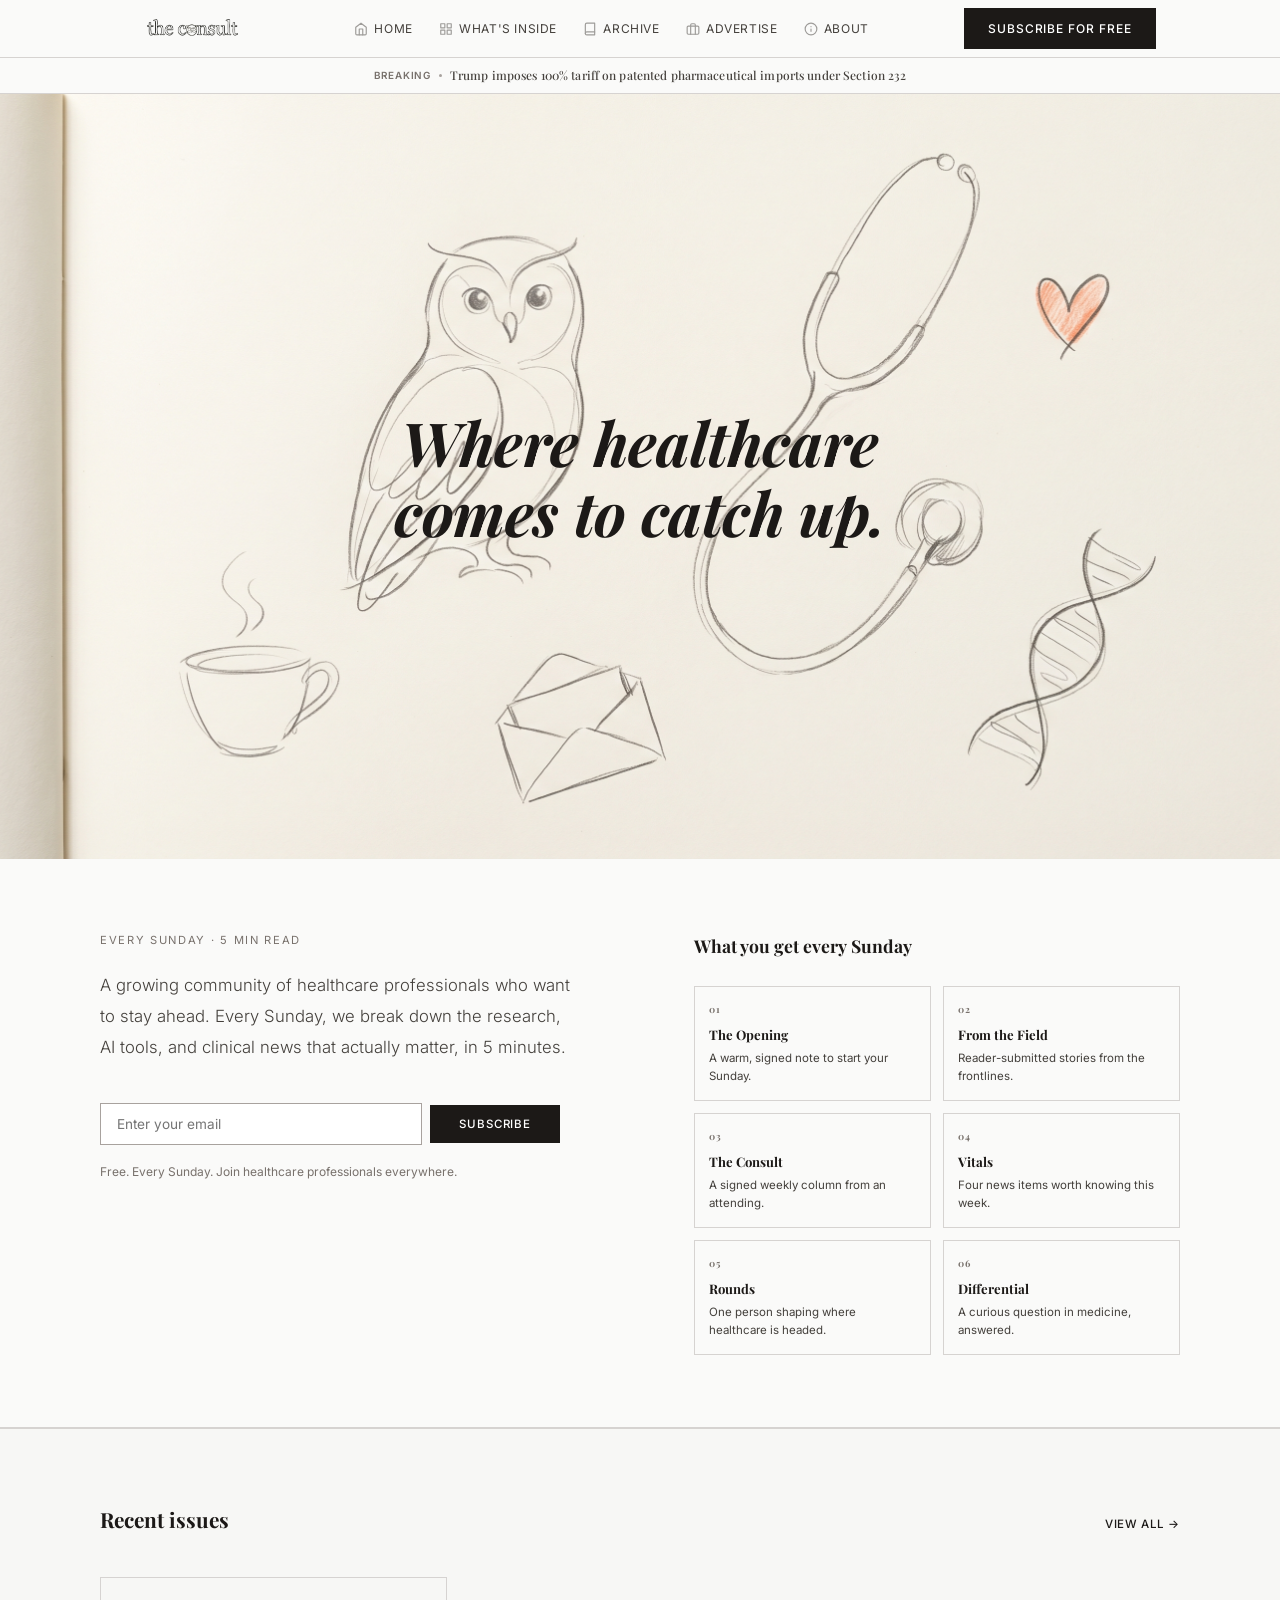
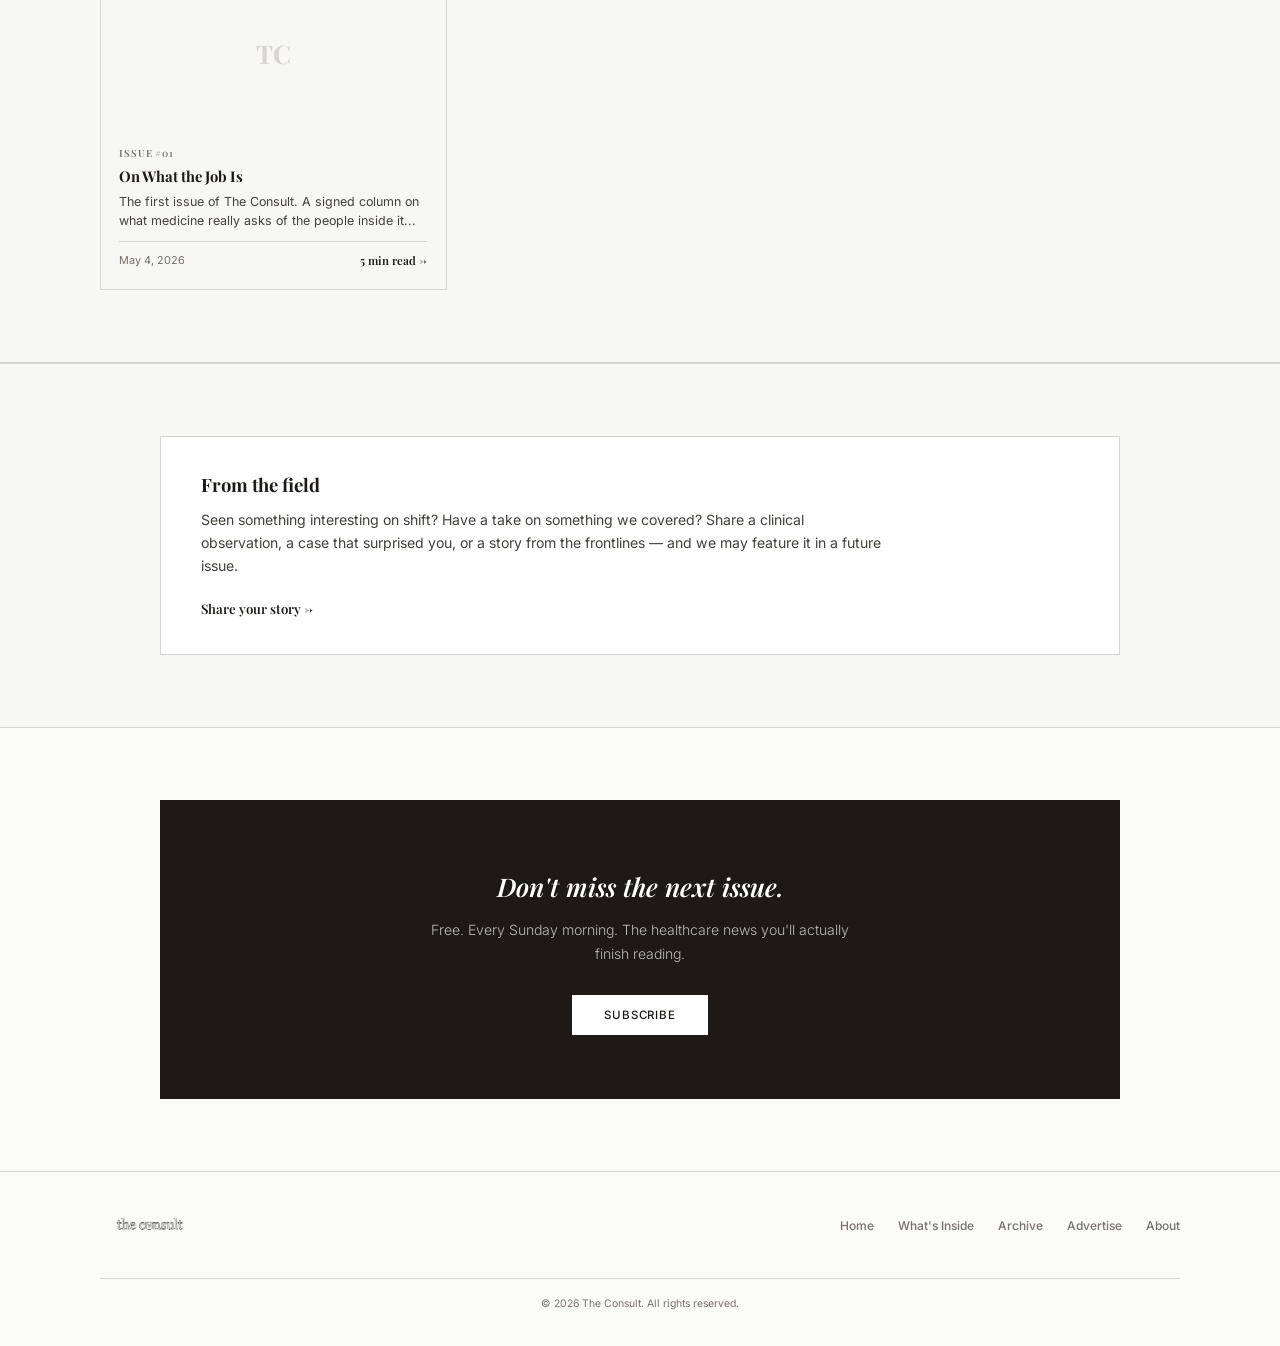
<file: index.html>
<!DOCTYPE html>
<html lang="en">
<head>
<meta charset="UTF-8">
<meta name="viewport" content="width=device-width, initial-scale=1.0">
<title>the consult.</title>
<meta name="description" content="A weekly healthcare newsletter. Emerging treatments, AI in healthcare, and paradigm-shifting research — every Sunday.">
<meta property="og:title" content="the consult. — Where healthcare comes to catch up.">
<meta property="og:description" content="A growing community of healthcare professionals. Every Sunday, we break down the research, AI tools, and clinical news that actually matter — in 5 minutes.">
<meta property="og:type" content="website">
<meta property="og:image" content="/owl-hero.png">
<meta name="twitter:card" content="summary_large_image">
<meta name="twitter:title" content="the consult. — Where healthcare comes to catch up.">
<meta name="twitter:description" content="A growing community of healthcare professionals. Every Sunday, we break down the research, AI tools, and clinical news that actually matter — in 5 minutes.">
<meta name="twitter:image" content="/owl-hero.png">
<link rel="icon" type="image/png" href="/favicon.png">
<link rel="apple-touch-icon" href="/favicon.png">
<link rel="preconnect" href="https://fonts.googleapis.com">
<link rel="preconnect" href="https://fonts.gstatic.com" crossorigin>
<link href="https://fonts.googleapis.com/css2?family=Playfair+Display:ital,wght@0,400;0,500;0,600;0,700;0,800;1,400&family=Inter:wght@300;400;500;600;700&display=swap" rel="stylesheet">
<link rel="stylesheet" href="/assets/shared.css">
</head>
<body>

<!-- NAV -->
<nav class="nav">
  <div class="nav-inner">
    <a class="nav-logo" href="/">
      <img src="/logo.png" alt="the consult." style="height:58px;width:auto;">
    </a>
    <div class="nav-center" id="nc">
      <a class="nav-link" href="/"><svg width="14" height="14" viewBox="0 0 24 24" fill="none" stroke="currentColor" stroke-width="2" stroke-linecap="round" stroke-linejoin="round"><path d="M3 9l9-7 9 7v11a2 2 0 01-2 2H5a2 2 0 01-2-2z"/><polyline points="9 22 9 12 15 12 15 22"/></svg> Home</a>
      <a class="nav-link" href="/inside"><svg width="14" height="14" viewBox="0 0 24 24" fill="none" stroke="currentColor" stroke-width="2" stroke-linecap="round" stroke-linejoin="round"><rect x="3" y="3" width="7" height="7"/><rect x="14" y="3" width="7" height="7"/><rect x="3" y="14" width="7" height="7"/><rect x="14" y="14" width="7" height="7"/></svg> What's Inside</a>
      <a class="nav-link" href="/archive"><svg width="14" height="14" viewBox="0 0 24 24" fill="none" stroke="currentColor" stroke-width="2" stroke-linecap="round" stroke-linejoin="round"><path d="M4 19.5A2.5 2.5 0 016.5 17H20"/><path d="M6.5 2H20v20H6.5A2.5 2.5 0 014 19.5v-15A2.5 2.5 0 016.5 2z"/></svg> Archive</a>
      <a class="nav-link" href="/advertise"><svg width="14" height="14" viewBox="0 0 24 24" fill="none" stroke="currentColor" stroke-width="2" stroke-linecap="round" stroke-linejoin="round"><rect x="2" y="7" width="20" height="14" rx="2" ry="2"/><path d="M16 21V5a2 2 0 00-2-2h-4a2 2 0 00-2 2v16"/></svg> Advertise</a>
      <a class="nav-link" href="/about"><svg width="14" height="14" viewBox="0 0 24 24" fill="none" stroke="currentColor" stroke-width="2" stroke-linecap="round" stroke-linejoin="round"><circle cx="12" cy="12" r="10"/><line x1="12" y1="16" x2="12" y2="12"/><line x1="12" y1="8" x2="12.01" y2="8"/></svg> About</a>
    </div>
    <div class="nav-right" id="nr">
      <a class="btn-sub" href="/#subscribe">Subscribe For Free</a>
    </div>
    <button class="nav-toggle" onclick="toggleM()" aria-label="Menu"><span></span><span></span><span></span></button>
  </div>
</nav>
<div class="headline-bar">
  <div class="headline-bar-inner" id="headlineRotator"></div>
</div>

<!-- HERO -->
<section class="hero">
  <div class="hero-inner">
    <h1>Where healthcare comes to catch up.</h1>
  </div>
</section>

<!-- SUBSCRIBE + WHAT'S INSIDE -->
<section class="subscribe-hero" id="subscribe">
  <div class="subscribe-hero-inner">
    <div class="subscribe-left">
      <div class="subscribe-hero-label">Every Sunday &middot; 5 min read</div>
      <p class="subscribe-hero-sub">A growing community of healthcare professionals who want to stay ahead. Every Sunday, we break down the research, AI tools, and clinical news that actually matter, in 5 minutes.</p>
      <form id="subscribeForm" style="display:flex;gap:0.5rem;flex-wrap:wrap;align-items:center;max-width:460px;">
        <label for="sub-email" class="sr-only">Email address</label>
        <input type="email" id="sub-email" placeholder="Enter your email" required aria-label="Email address"
          style="flex:1;min-width:200px;padding:0.75rem 1rem;border:1px solid var(--border-dark);border-radius:0;
          font-family:var(--font);font-size:0.85rem;color:var(--black);background:var(--white);
          outline:none;transition:border-color 0.2s;">
        <button type="submit" id="sub-btn"
          style="font-family:var(--font);font-size:0.72rem;font-weight:500;
          letter-spacing:0.08em;text-transform:uppercase;
          color:var(--white);background:var(--black);padding:0.78rem 1.8rem;border-radius:0;
          border:none;cursor:pointer;transition:background 0.2s;white-space:nowrap;">
          Subscribe
        </button>
      </form>
      <p id="sub-msg" style="font-size:0.75rem;color:var(--text-muted);margin-top:0.75rem;display:none;"></p>
      <span class="cta-note" style="display:block;margin-top:1rem;">Free. Every Sunday. Join healthcare professionals everywhere.</span>
    </div>
    <div class="subscribe-right">
      <h3>What you get every Sunday</h3>
      <div class="subscribe-right-grid">
        <div class="subscribe-right-card">
          <div class="card-num">01</div>
          <h4>The Opening</h4>
          <p>A warm, signed note to start your Sunday.</p>
        </div>
        <div class="subscribe-right-card">
          <div class="card-num">02</div>
          <h4>From the Field</h4>
          <p>Reader-submitted stories from the frontlines.</p>
        </div>
        <div class="subscribe-right-card">
          <div class="card-num">03</div>
          <h4>The Consult</h4>
          <p>A signed weekly column from an attending.</p>
        </div>
        <div class="subscribe-right-card">
          <div class="card-num">04</div>
          <h4>Vitals</h4>
          <p>Four news items worth knowing this week.</p>
        </div>
        <div class="subscribe-right-card">
          <div class="card-num">05</div>
          <h4>Rounds</h4>
          <p>One person shaping where healthcare is headed.</p>
        </div>
        <div class="subscribe-right-card">
          <div class="card-num">06</div>
          <h4>Differential</h4>
          <p>A curious question in medicine, answered.</p>
        </div>
      </div>
    </div>
  </div>
</section>

<!-- RECENT ISSUES -->
<section class="section" style="background:var(--bg-cool);border-top:1px solid var(--border);border-bottom:1px solid var(--border);">
  <div class="section-inner">
    <div class="section-hdr anim">
      <h2>Recent issues</h2>
      <a class="view-all" href="/archive">View all &rarr;</a>
    </div>
    <div class="posts-grid" id="issueGrid"></div>
    <div class="empty-state" id="issueEmpty">
      <h3>Issue #01 is on the way</h3>
      <p>The first edition of The Consult is in production. Subscribe above to be the first to read it.</p>
    </div>
  </div>
</section>

<!-- FROM THE FIELD -->
<section class="section story-section">
  <div class="section-inner">
    <div class="story-box anim">
      <h2>From the field</h2>
      <p>Seen something interesting on shift? Have a take on something we covered? Share a clinical observation, a case that surprised you, or a story from the frontlines — and we may feature it in a future issue.</p>
      <a class="story-cta" href="/submit">Share your story &rarr;</a>
    </div>
  </div>
</section>

<!-- CTA -->
<section class="cta-section">
  <div class="cta-box anim">
    <h2>Don't miss the next issue.</h2>
    <p>Free. Every Sunday morning. The healthcare news you'll actually finish reading.</p>
    <a class="btn-sub-light" href="/#subscribe">Subscribe</a>
  </div>
</section>

<!-- FOOTER -->
<footer class="footer">
  <div class="footer-inner">
    <div class="footer-brand">
      <img src="/logo.png" alt="the consult." style="height:42px;width:auto;">
    </div>
    <div class="footer-links">
      <a href="/">Home</a>
      <a href="/inside">What's Inside</a>
      <a href="/archive">Archive</a>
      <a href="/advertise">Advertise</a>
      <a href="/about">About</a>
    </div>
    <div class="footer-copy">&copy; 2026 The Consult. All rights reserved.</div>
  </div>
</footer>

<script>
function toggleM(){document.getElementById('nc').classList.toggle('open');document.getElementById('nr').classList.toggle('open');}

const DEFAULT_HEADLINES = [
  { category:'BREAKING', text:'FDA fast-tracks novel Alzheimer\'s antibody to priority review' },
  { category:'AI', text:'Ambient scribe adoption hits 40% across major health systems' },
  { category:'POLICY', text:'CMS finalizes 2026 telehealth permanent coverage rules' },
  { category:'RESEARCH', text:'GLP-1 agonists show neuroprotective signal in Phase II trial' },
  { category:'DEVICE', text:'Wearable ECG gains FDA clearance for AFib history feature' },
];
function renderHeadlines(headlines) {
  const container = document.getElementById('headlineRotator');
  if (!container) return;
  container.innerHTML = headlines.map((h, i) =>
    `<div class="headline-slide${i === 0 ? ' active' : ''}">
      <span class="headline-cat">${h.category}</span>
      <span class="headline-sep"></span>
      <span class="headline-text">${h.text}</span>
    </div>`
  ).join('');
  let current = 0;
  const slides = container.querySelectorAll('.headline-slide');
  if (slides.length <= 1) return;
  setInterval(() => {
    slides[current].classList.remove('active');
    current = (current + 1) % slides.length;
    slides[current].classList.add('active');
  }, 5000);
}
fetch('/ticker.json').then(r => r.ok ? r.json() : Promise.reject()).then(data => renderHeadlines(data.headlines || DEFAULT_HEADLINES)).catch(() => renderHeadlines(DEFAULT_HEADLINES));

/* Subscribe form */
const subForm = document.getElementById('subscribeForm');
if (subForm) {
  subForm.addEventListener('submit', async function(e) {
    e.preventDefault();
    const email = document.getElementById('sub-email').value;
    const btn = document.getElementById('sub-btn');
    const msg = document.getElementById('sub-msg');
    btn.textContent = 'Subscribing...';
    btn.style.opacity = '0.7';
    btn.disabled = true;
    try {
      const res = await fetch('https://subscribe-forms.beehiiv.com/api/v1/subscriptions/49dd483c-4326-42ec-bdb3-123c59228db2', {
        method: 'POST',
        headers: { 'Content-Type': 'application/json' },
        body: JSON.stringify({ email: email }),
      });
      if (res.ok || res.status === 201 || res.status === 200) {
        btn.textContent = "You're in \u2713";
        btn.style.background = '#059669';
        msg.textContent = 'Check your inbox \u2014 your first issue arrives Sunday.';
        msg.style.color = 'var(--accent-dark)';
        msg.style.display = 'block';
        subForm.querySelector('input').value = '';
      } else {
        throw new Error('Subscribe failed');
      }
    } catch (err) {
      btn.textContent = 'Subscribe';
      btn.style.opacity = '1';
      btn.disabled = false;
      msg.textContent = 'Something went wrong \u2014 try again or visit read.theconsult.info';
      msg.style.color = '#E03C31';
      msg.style.display = 'block';
    }
  });
}

/* Recent issues */
async function loadIssues() {
  try {
    const res = await fetch('/issues.json');
    const issues = await res.json();
    if (!issues.length) return;
    const grid = document.getElementById('issueGrid');
    const empty = document.getElementById('issueEmpty');
    if (empty) empty.style.display = 'none';
    grid.innerHTML = issues.slice(0, 6).map(issue => {
      const num = String(issue.number).padStart(2, '0');
      const date = new Date(issue.date).toLocaleDateString('en-US', { month:'short', day:'numeric', year:'numeric' });
      return `<a href="/issues/${issue.slug}" class="post-card anim" style="text-decoration:none;color:inherit;">
        <div class="post-card-img"><span class="placeholder-icon">TC</span></div>
        <div class="post-card-body">
          <div class="post-card-tag">Issue #${num}</div>
          <h3>${issue.title}</h3>
          <p>${issue.excerpt.length > 100 ? issue.excerpt.slice(0,100) + '...' : issue.excerpt}</p>
          <div class="post-card-meta"><span>${date}</span><span class="read-link">5 min read \u2192</span></div>
        </div></a>`;
    }).join('');
    initA();
  } catch(e) { console.log('Issues not loaded:', e.message); }
}
function initA(){
  const o=new IntersectionObserver(e=>{e.forEach(x=>{if(x.isIntersecting)x.target.classList.add('vis');});},{threshold:0.1,rootMargin:'0px 0px -30px 0px'});
  document.querySelectorAll('.anim').forEach(el=>o.observe(el));
}
loadIssues();

(function initAnimations(){
  const o=new IntersectionObserver(e=>{e.forEach(x=>{if(x.isIntersecting)x.target.classList.add('vis');});},{threshold:0.1,rootMargin:'0px 0px -30px 0px'});
  document.querySelectorAll('.anim').forEach(el=>o.observe(el));
})();
</script>
</body>
</html>
</file>
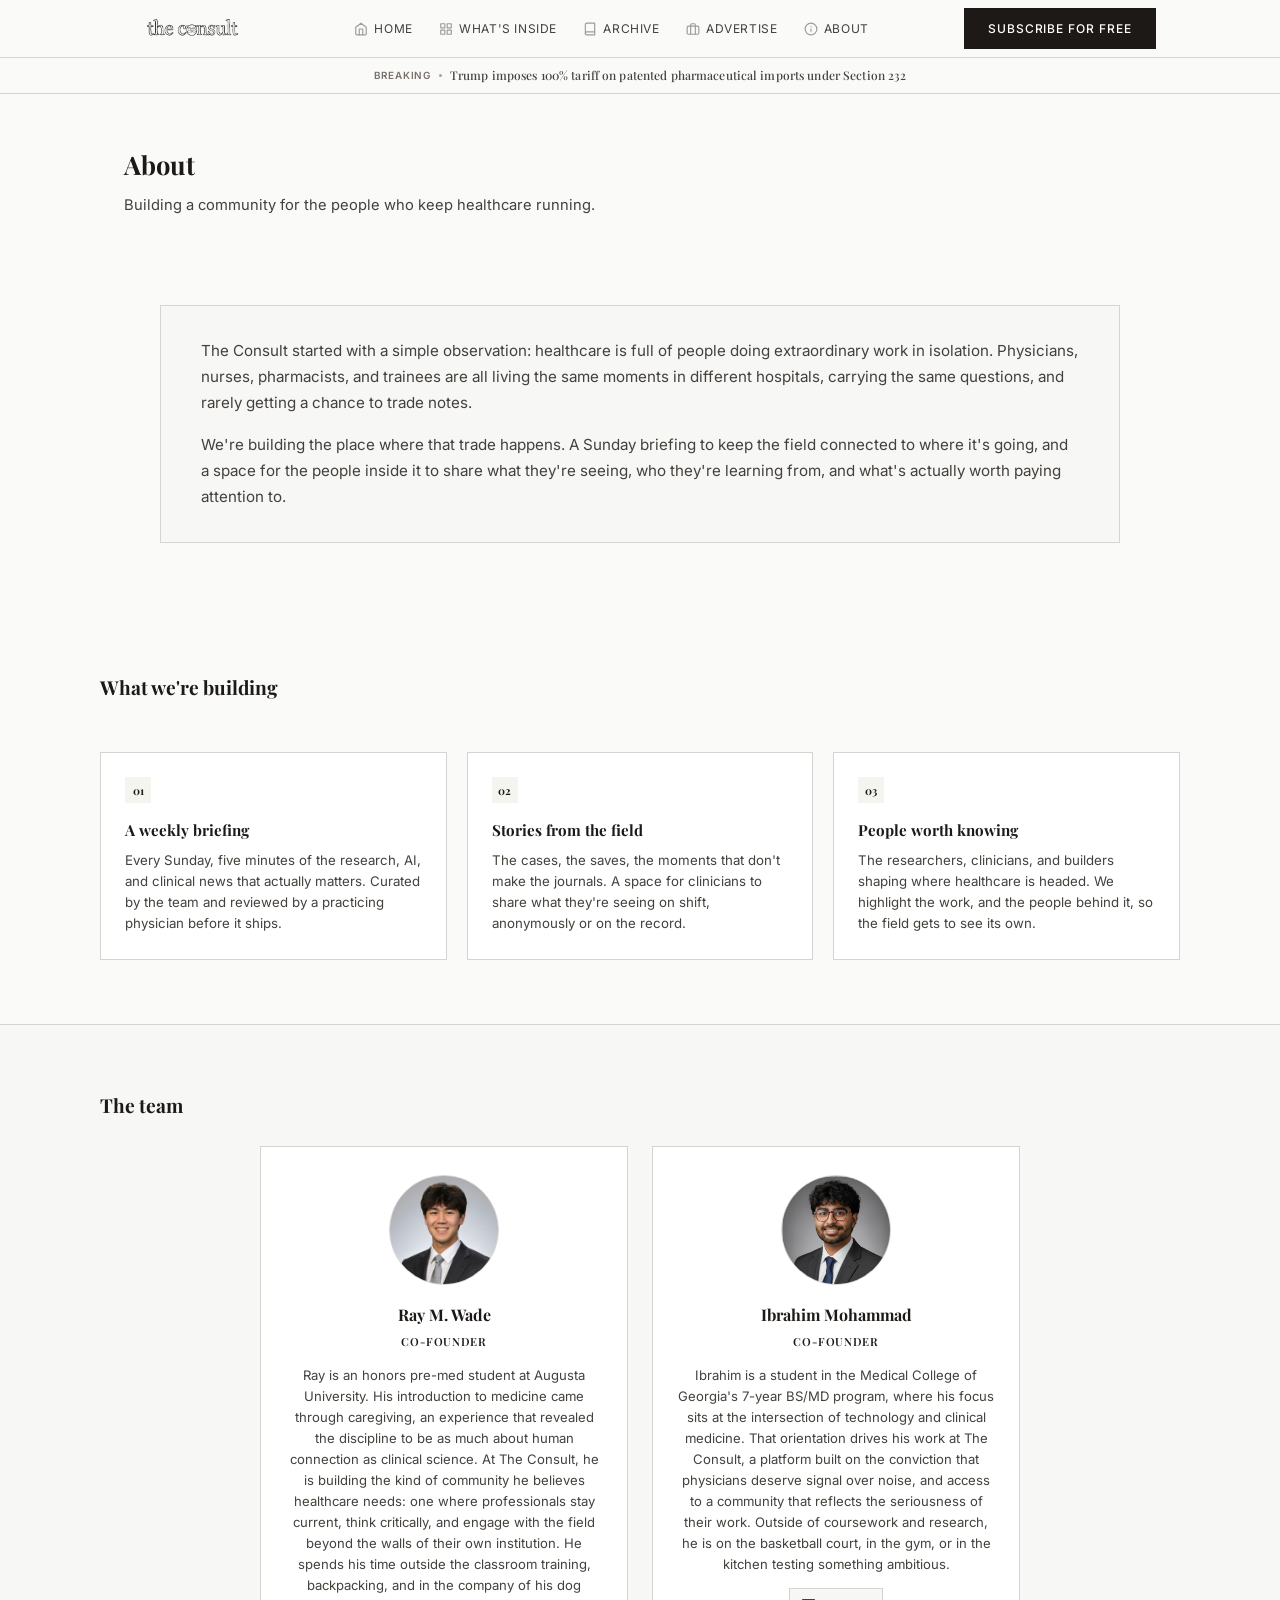
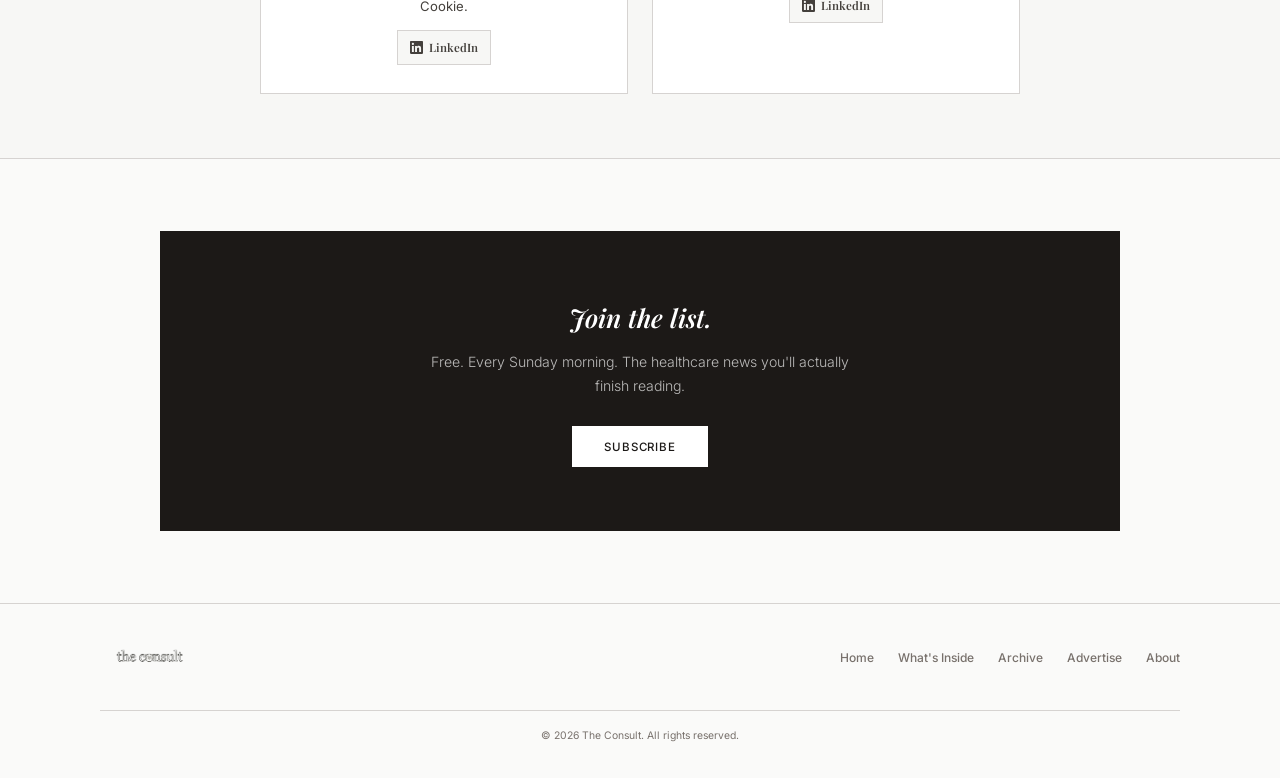
<file: about.html>
<!DOCTYPE html>
<html lang="en">
<head>
<meta charset="UTF-8">
<meta name="viewport" content="width=device-width, initial-scale=1.0">
<title>About — the consult.</title>
<meta name="description" content="Building a community for the people who keep healthcare running. Meet the team behind The Consult.">
<link rel="icon" type="image/png" href="/favicon.png">
<link rel="apple-touch-icon" href="/favicon.png">
<link rel="preconnect" href="https://fonts.googleapis.com">
<link rel="preconnect" href="https://fonts.gstatic.com" crossorigin>
<link href="https://fonts.googleapis.com/css2?family=Playfair+Display:ital,wght@0,400;0,500;0,600;0,700;0,800;1,400&family=Inter:wght@300;400;500;600;700&display=swap" rel="stylesheet">
<link rel="stylesheet" href="/assets/shared.css">
</head>
<body>

<!-- NAV -->
<nav class="nav">
  <div class="nav-inner">
    <a class="nav-logo" href="/">
      <img src="/logo.png" alt="the consult." style="height:58px;width:auto;">
    </a>
    <div class="nav-center" id="nc">
      <a class="nav-link" href="/"><svg width="14" height="14" viewBox="0 0 24 24" fill="none" stroke="currentColor" stroke-width="2" stroke-linecap="round" stroke-linejoin="round"><path d="M3 9l9-7 9 7v11a2 2 0 01-2 2H5a2 2 0 01-2-2z"/><polyline points="9 22 9 12 15 12 15 22"/></svg> Home</a>
      <a class="nav-link" href="/inside"><svg width="14" height="14" viewBox="0 0 24 24" fill="none" stroke="currentColor" stroke-width="2" stroke-linecap="round" stroke-linejoin="round"><rect x="3" y="3" width="7" height="7"/><rect x="14" y="3" width="7" height="7"/><rect x="3" y="14" width="7" height="7"/><rect x="14" y="14" width="7" height="7"/></svg> What's Inside</a>
      <a class="nav-link" href="/archive"><svg width="14" height="14" viewBox="0 0 24 24" fill="none" stroke="currentColor" stroke-width="2" stroke-linecap="round" stroke-linejoin="round"><path d="M4 19.5A2.5 2.5 0 016.5 17H20"/><path d="M6.5 2H20v20H6.5A2.5 2.5 0 014 19.5v-15A2.5 2.5 0 016.5 2z"/></svg> Archive</a>
      <a class="nav-link" href="/advertise"><svg width="14" height="14" viewBox="0 0 24 24" fill="none" stroke="currentColor" stroke-width="2" stroke-linecap="round" stroke-linejoin="round"><rect x="2" y="7" width="20" height="14" rx="2" ry="2"/><path d="M16 21V5a2 2 0 00-2-2h-4a2 2 0 00-2 2v16"/></svg> Advertise</a>
      <a class="nav-link" href="/about"><svg width="14" height="14" viewBox="0 0 24 24" fill="none" stroke="currentColor" stroke-width="2" stroke-linecap="round" stroke-linejoin="round"><circle cx="12" cy="12" r="10"/><line x1="12" y1="16" x2="12" y2="12"/><line x1="12" y1="8" x2="12.01" y2="8"/></svg> About</a>
    </div>
    <div class="nav-right" id="nr">
      <a class="btn-sub" href="/#subscribe">Subscribe For Free</a>
    </div>
    <button class="nav-toggle" onclick="toggleM()" aria-label="Menu"><span></span><span></span><span></span></button>
  </div>
</nav>
<div class="headline-bar">
  <div class="headline-bar-inner" id="headlineRotator"></div>
</div>

<!-- ABOUT HEADER -->
<div class="about-header">
  <h1>About</h1>
  <p>Building a community for the people who keep healthcare running.</p>
</div>

<!-- MISSION -->
<section class="about-section">
  <div class="about-section-inner">
    <div class="mission-box anim">
      <p>The Consult started with a simple observation: healthcare is full of people doing extraordinary work in isolation. Physicians, nurses, pharmacists, and trainees are all living the same moments in different hospitals, carrying the same questions, and rarely getting a chance to trade notes.</p>
      <p>We're building the place where that trade happens. A Sunday briefing to keep the field connected to where it's going, and a space for the people inside it to share what they're seeing, who they're learning from, and what's actually worth paying attention to.</p>
    </div>
  </div>
</section>

<!-- PILLARS -->
<section class="about-section">
  <div class="about-section-inner">
    <div class="section-hdr anim" style="margin-bottom:1.5rem;"><h2>What we're building</h2></div>
    <div class="pillars-grid">
      <div class="pillar-card anim">
        <div class="pillar-num">01</div>
        <h3>A weekly briefing</h3>
        <p>Every Sunday, five minutes of the research, AI, and clinical news that actually matters. Curated by the team and reviewed by a practicing physician before it ships.</p>
      </div>
      <div class="pillar-card anim">
        <div class="pillar-num">02</div>
        <h3>Stories from the field</h3>
        <p>The cases, the saves, the moments that don't make the journals. A space for clinicians to share what they're seeing on shift, anonymously or on the record.</p>
      </div>
      <div class="pillar-card anim">
        <div class="pillar-num">03</div>
        <h3>People worth knowing</h3>
        <p>The researchers, clinicians, and builders shaping where healthcare is headed. We highlight the work, and the people behind it, so the field gets to see its own.</p>
      </div>
    </div>
  </div>
</section>

<!-- TEAM -->
<section class="about-section team-section">
  <div class="about-section-inner">
    <h2 class="anim">The team</h2>
    <div class="team-grid">
      <div class="team-card anim">
        <div class="team-photo">
          <img src="/ray.jpg" alt="Ray M. Wade">
        </div>
        <h3>Ray M. Wade</h3>
        <div class="team-role">Co-Founder</div>
        <p class="team-bio">Ray is an honors pre-med student at Augusta University. His introduction to medicine came through caregiving, an experience that revealed the discipline to be as much about human connection as clinical science. At The Consult, he is building the kind of community he believes healthcare needs: one where professionals stay current, think critically, and engage with the field beyond the walls of their own institution. He spends his time outside the classroom training, backpacking, and in the company of his dog Cookie.</p>
        <a class="team-social" href="https://www.linkedin.com/in/ray-wade-473125248/" target="_blank" rel="noopener">
          <svg width="13" height="13" viewBox="0 0 24 24" fill="currentColor"><path d="M20.447 20.452h-3.554v-5.569c0-1.328-.027-3.037-1.852-3.037-1.853 0-2.136 1.445-2.136 2.939v5.667H9.351V9h3.414v1.561h.046c.477-.9 1.637-1.85 3.37-1.85 3.601 0 4.267 2.37 4.267 5.455v6.286zM5.337 7.433a2.062 2.062 0 01-2.063-2.065 2.063 2.063 0 112.063 2.065zm1.782 13.019H3.555V9h3.564v11.452zM22.225 0H1.771C.792 0 0 .774 0 1.729v20.542C0 23.227.792 24 1.771 24h20.451C23.2 24 24 23.227 24 22.271V1.729C24 .774 23.2 0 22.222 0h.003z"/></svg>
          LinkedIn
        </a>
      </div>
      <div class="team-card anim">
        <div class="team-photo">
          <img src="/ibrahim.png" alt="Ibrahim Mohammad">
        </div>
        <h3>Ibrahim Mohammad</h3>
        <div class="team-role">Co-Founder</div>
        <p class="team-bio">Ibrahim is a student in the Medical College of Georgia's 7-year BS/MD program, where his focus sits at the intersection of technology and clinical medicine. That orientation drives his work at The Consult, a platform built on the conviction that physicians deserve signal over noise, and access to a community that reflects the seriousness of their work. Outside of coursework and research, he is on the basketball court, in the gym, or in the kitchen testing something ambitious.</p>
        <a class="team-social" href="https://www.linkedin.com/in/ibrahim-mohammad7862/" target="_blank" rel="noopener">
          <svg width="13" height="13" viewBox="0 0 24 24" fill="currentColor"><path d="M20.447 20.452h-3.554v-5.569c0-1.328-.027-3.037-1.852-3.037-1.853 0-2.136 1.445-2.136 2.939v5.667H9.351V9h3.414v1.561h.046c.477-.9 1.637-1.85 3.37-1.85 3.601 0 4.267 2.37 4.267 5.455v6.286zM5.337 7.433a2.062 2.062 0 01-2.063-2.065 2.063 2.063 0 112.063 2.065zm1.782 13.019H3.555V9h3.564v11.452zM22.225 0H1.771C.792 0 0 .774 0 1.729v20.542C0 23.227.792 24 1.771 24h20.451C23.2 24 24 23.227 24 22.271V1.729C24 .774 23.2 0 22.222 0h.003z"/></svg>
          LinkedIn
        </a>
      </div>
    </div>
  </div>
</section>

<!-- CTA -->
<section class="cta-section">
  <div class="cta-box anim">
    <h2>Join the list.</h2>
    <p>Free. Every Sunday morning. The healthcare news you'll actually finish reading.</p>
    <a class="btn-sub-light" href="/#subscribe">Subscribe</a>
  </div>
</section>

<!-- FOOTER -->
<footer class="footer">
  <div class="footer-inner">
    <div class="footer-brand">
      <img src="/logo.png" alt="the consult." style="height:42px;width:auto;">
    </div>
    <div class="footer-links">
      <a href="/">Home</a>
      <a href="/inside">What's Inside</a>
      <a href="/archive">Archive</a>
      <a href="/advertise">Advertise</a>
      <a href="/about">About</a>
    </div>
    <div class="footer-copy">&copy; 2026 The Consult. All rights reserved.</div>
  </div>
</footer>

<script>
function toggleM(){document.getElementById('nc').classList.toggle('open');document.getElementById('nr').classList.toggle('open');}

const DEFAULT_HEADLINES = [
  { category:'BREAKING', text:'FDA fast-tracks novel Alzheimer\'s antibody to priority review' },
  { category:'AI', text:'Ambient scribe adoption hits 40% across major health systems' },
  { category:'POLICY', text:'CMS finalizes 2026 telehealth permanent coverage rules' },
  { category:'RESEARCH', text:'GLP-1 agonists show neuroprotective signal in Phase II trial' },
  { category:'DEVICE', text:'Wearable ECG gains FDA clearance for AFib history feature' },
];
function renderHeadlines(headlines) {
  const container = document.getElementById('headlineRotator');
  if (!container) return;
  container.innerHTML = headlines.map((h, i) =>
    `<div class="headline-slide${i === 0 ? ' active' : ''}">
      <span class="headline-cat">${h.category}</span>
      <span class="headline-sep"></span>
      <span class="headline-text">${h.text}</span>
    </div>`
  ).join('');
  let current = 0;
  const slides = container.querySelectorAll('.headline-slide');
  if (slides.length <= 1) return;
  setInterval(() => {
    slides[current].classList.remove('active');
    current = (current + 1) % slides.length;
    slides[current].classList.add('active');
  }, 5000);
}
fetch('/ticker.json').then(r => r.ok ? r.json() : Promise.reject()).then(data => renderHeadlines(data.headlines || DEFAULT_HEADLINES)).catch(() => renderHeadlines(DEFAULT_HEADLINES));

(function initA(){
  const o=new IntersectionObserver(e=>{e.forEach(x=>{if(x.isIntersecting)x.target.classList.add('vis');});},{threshold:0.1,rootMargin:'0px 0px -30px 0px'});
  document.querySelectorAll('.anim').forEach(el=>o.observe(el));
})();
</script>
</body>
</html>
</file>
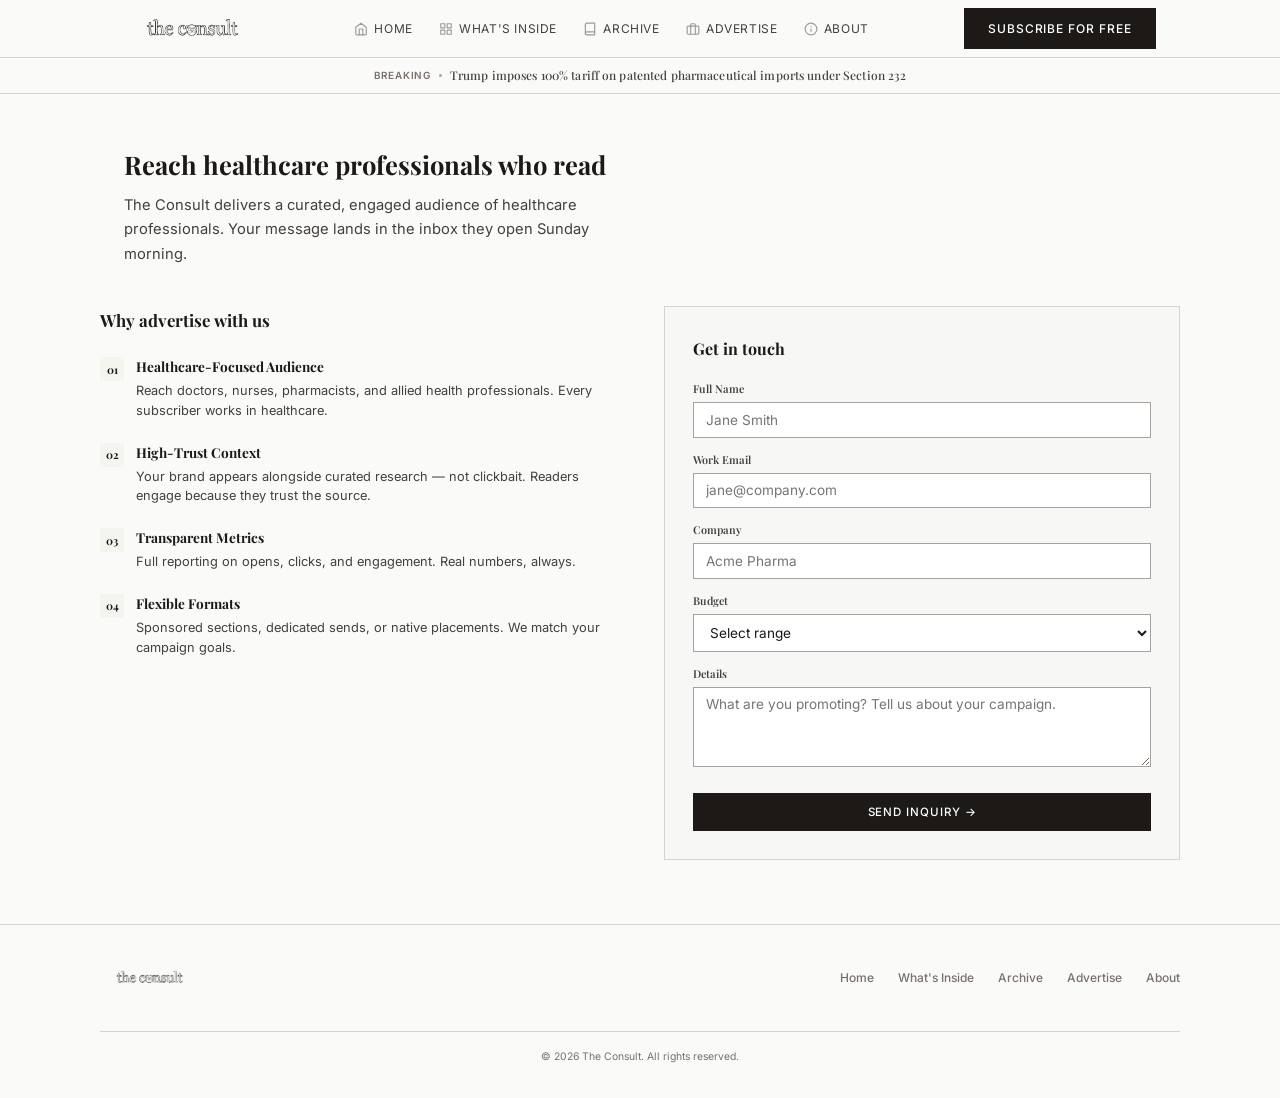
<file: advertise.html>
<!DOCTYPE html>
<html lang="en">
<head>
<meta charset="UTF-8">
<meta name="viewport" content="width=device-width, initial-scale=1.0">
<title>Advertise — the consult.</title>
<meta name="description" content="Reach healthcare professionals who read. Advertise with The Consult newsletter.">
<link rel="icon" type="image/png" href="/favicon.png">
<link rel="apple-touch-icon" href="/favicon.png">
<link rel="preconnect" href="https://fonts.googleapis.com">
<link rel="preconnect" href="https://fonts.gstatic.com" crossorigin>
<link href="https://fonts.googleapis.com/css2?family=Playfair+Display:ital,wght@0,400;0,500;0,600;0,700;0,800;1,400&family=Inter:wght@300;400;500;600;700&display=swap" rel="stylesheet">
<link rel="stylesheet" href="/assets/shared.css">
</head>
<body>

<!-- NAV -->
<nav class="nav">
  <div class="nav-inner">
    <a class="nav-logo" href="/">
      <img src="/logo.png" alt="the consult." style="height:58px;width:auto;">
    </a>
    <div class="nav-center" id="nc">
      <a class="nav-link" href="/"><svg width="14" height="14" viewBox="0 0 24 24" fill="none" stroke="currentColor" stroke-width="2" stroke-linecap="round" stroke-linejoin="round"><path d="M3 9l9-7 9 7v11a2 2 0 01-2 2H5a2 2 0 01-2-2z"/><polyline points="9 22 9 12 15 12 15 22"/></svg> Home</a>
      <a class="nav-link" href="/inside"><svg width="14" height="14" viewBox="0 0 24 24" fill="none" stroke="currentColor" stroke-width="2" stroke-linecap="round" stroke-linejoin="round"><rect x="3" y="3" width="7" height="7"/><rect x="14" y="3" width="7" height="7"/><rect x="3" y="14" width="7" height="7"/><rect x="14" y="14" width="7" height="7"/></svg> What's Inside</a>
      <a class="nav-link" href="/archive"><svg width="14" height="14" viewBox="0 0 24 24" fill="none" stroke="currentColor" stroke-width="2" stroke-linecap="round" stroke-linejoin="round"><path d="M4 19.5A2.5 2.5 0 016.5 17H20"/><path d="M6.5 2H20v20H6.5A2.5 2.5 0 014 19.5v-15A2.5 2.5 0 016.5 2z"/></svg> Archive</a>
      <a class="nav-link" href="/advertise"><svg width="14" height="14" viewBox="0 0 24 24" fill="none" stroke="currentColor" stroke-width="2" stroke-linecap="round" stroke-linejoin="round"><rect x="2" y="7" width="20" height="14" rx="2" ry="2"/><path d="M16 21V5a2 2 0 00-2-2h-4a2 2 0 00-2 2v16"/></svg> Advertise</a>
      <a class="nav-link" href="/about"><svg width="14" height="14" viewBox="0 0 24 24" fill="none" stroke="currentColor" stroke-width="2" stroke-linecap="round" stroke-linejoin="round"><circle cx="12" cy="12" r="10"/><line x1="12" y1="16" x2="12" y2="12"/><line x1="12" y1="8" x2="12.01" y2="8"/></svg> About</a>
    </div>
    <div class="nav-right" id="nr">
      <a class="btn-sub" href="/#subscribe">Subscribe For Free</a>
    </div>
    <button class="nav-toggle" onclick="toggleM()" aria-label="Menu"><span></span><span></span><span></span></button>
  </div>
</nav>
<div class="headline-bar">
  <div class="headline-bar-inner" id="headlineRotator"></div>
</div>

<!-- ADVERTISE HEADER -->
<div class="adv-header">
  <h1>Reach healthcare professionals who read</h1>
  <p>The Consult delivers a curated, engaged audience of healthcare professionals. Your message lands in the inbox they open Sunday morning.</p>
</div>

<!-- ADVERTISE CONTENT -->
<section class="adv-content">
  <div class="adv-grid" style="max-width:var(--max-w-wide);margin:0 auto;">
    <div class="adv-bens">
      <h2>Why advertise with us</h2>
      <div class="adv-item anim">
        <div class="adv-num">01</div>
        <div>
          <h3>Healthcare-Focused Audience</h3>
          <p>Reach doctors, nurses, pharmacists, and allied health professionals. Every subscriber works in healthcare.</p>
        </div>
      </div>
      <div class="adv-item anim">
        <div class="adv-num">02</div>
        <div>
          <h3>High-Trust Context</h3>
          <p>Your brand appears alongside curated research — not clickbait. Readers engage because they trust the source.</p>
        </div>
      </div>
      <div class="adv-item anim">
        <div class="adv-num">03</div>
        <div>
          <h3>Transparent Metrics</h3>
          <p>Full reporting on opens, clicks, and engagement. Real numbers, always.</p>
        </div>
      </div>
      <div class="adv-item anim">
        <div class="adv-num">04</div>
        <div>
          <h3>Flexible Formats</h3>
          <p>Sponsored sections, dedicated sends, or native placements. We match your campaign goals.</p>
        </div>
      </div>
    </div>
    <div class="adv-form anim">
      <h2>Get in touch</h2>
      <form id="advForm">
        <div class="fg"><label for="adv-name">Full Name</label><input type="text" id="adv-name" placeholder="Jane Smith" required></div>
        <div class="fg"><label for="adv-email">Work Email</label><input type="email" id="adv-email" placeholder="jane@company.com" required></div>
        <div class="fg"><label for="adv-company">Company</label><input type="text" id="adv-company" placeholder="Acme Pharma" required></div>
        <div class="fg"><label for="adv-budget">Budget</label><select id="adv-budget"><option value="">Select range</option><option>Under $5K</option><option>$5K – $15K</option><option>$15K – $50K</option><option>$50K+</option></select></div>
        <div class="fg"><label for="adv-message">Details</label><textarea id="adv-message" placeholder="What are you promoting? Tell us about your campaign."></textarea></div>
        <button type="submit" class="form-btn">Send Inquiry &rarr;</button>
      </form>
    </div>
  </div>
</section>

<!-- FOOTER -->
<footer class="footer">
  <div class="footer-inner">
    <div class="footer-brand">
      <img src="/logo.png" alt="the consult." style="height:42px;width:auto;">
    </div>
    <div class="footer-links">
      <a href="/">Home</a>
      <a href="/inside">What's Inside</a>
      <a href="/archive">Archive</a>
      <a href="/advertise">Advertise</a>
      <a href="/about">About</a>
    </div>
    <div class="footer-copy">&copy; 2026 The Consult. All rights reserved.</div>
  </div>
</footer>

<script>
function toggleM(){document.getElementById('nc').classList.toggle('open');document.getElementById('nr').classList.toggle('open');}

const DEFAULT_HEADLINES = [
  { category:'BREAKING', text:'FDA fast-tracks novel Alzheimer\'s antibody to priority review' },
  { category:'AI', text:'Ambient scribe adoption hits 40% across major health systems' },
  { category:'POLICY', text:'CMS finalizes 2026 telehealth permanent coverage rules' },
  { category:'RESEARCH', text:'GLP-1 agonists show neuroprotective signal in Phase II trial' },
  { category:'DEVICE', text:'Wearable ECG gains FDA clearance for AFib history feature' },
];
function renderHeadlines(headlines) {
  const container = document.getElementById('headlineRotator');
  if (!container) return;
  container.innerHTML = headlines.map((h, i) =>
    `<div class="headline-slide${i === 0 ? ' active' : ''}">
      <span class="headline-cat">${h.category}</span>
      <span class="headline-sep"></span>
      <span class="headline-text">${h.text}</span>
    </div>`
  ).join('');
  let current = 0;
  const slides = container.querySelectorAll('.headline-slide');
  if (slides.length <= 1) return;
  setInterval(() => {
    slides[current].classList.remove('active');
    current = (current + 1) % slides.length;
    slides[current].classList.add('active');
  }, 5000);
}
fetch('/ticker.json').then(r => r.ok ? r.json() : Promise.reject()).then(data => renderHeadlines(data.headlines || DEFAULT_HEADLINES)).catch(() => renderHeadlines(DEFAULT_HEADLINES));

/* Advertise form */
const advForm = document.getElementById('advForm');
if (advForm) {
  advForm.addEventListener('submit', function(e) {
    e.preventDefault();
    const name = document.getElementById('adv-name').value;
    const email = document.getElementById('adv-email').value;
    const company = document.getElementById('adv-company').value;
    const budget = document.getElementById('adv-budget').value;
    const message = document.getElementById('adv-message').value;
    const subject = encodeURIComponent('Advertiser Inquiry \u2014 The Consult');
    const body = encodeURIComponent(`Name: ${name}\nEmail: ${email}\nCompany: ${company}\nBudget: ${budget}\n\nDetails:\n${message}`);
    window.location.href = `mailto:advertise@theconsult.info?subject=${subject}&body=${body}`;
    const b = this.querySelector('.form-btn');
    b.textContent = "Opening email client...";
    b.style.background = '#059669'; b.style.color = '#fff';
    setTimeout(() => { b.textContent = 'Send Inquiry \u2192'; b.style.background = ''; b.style.color = ''; this.reset(); }, 3000);
  });
}

(function initA(){
  const o=new IntersectionObserver(e=>{e.forEach(x=>{if(x.isIntersecting)x.target.classList.add('vis');});},{threshold:0.1,rootMargin:'0px 0px -30px 0px'});
  document.querySelectorAll('.anim').forEach(el=>o.observe(el));
})();
</script>
</body>
</html>
</file>
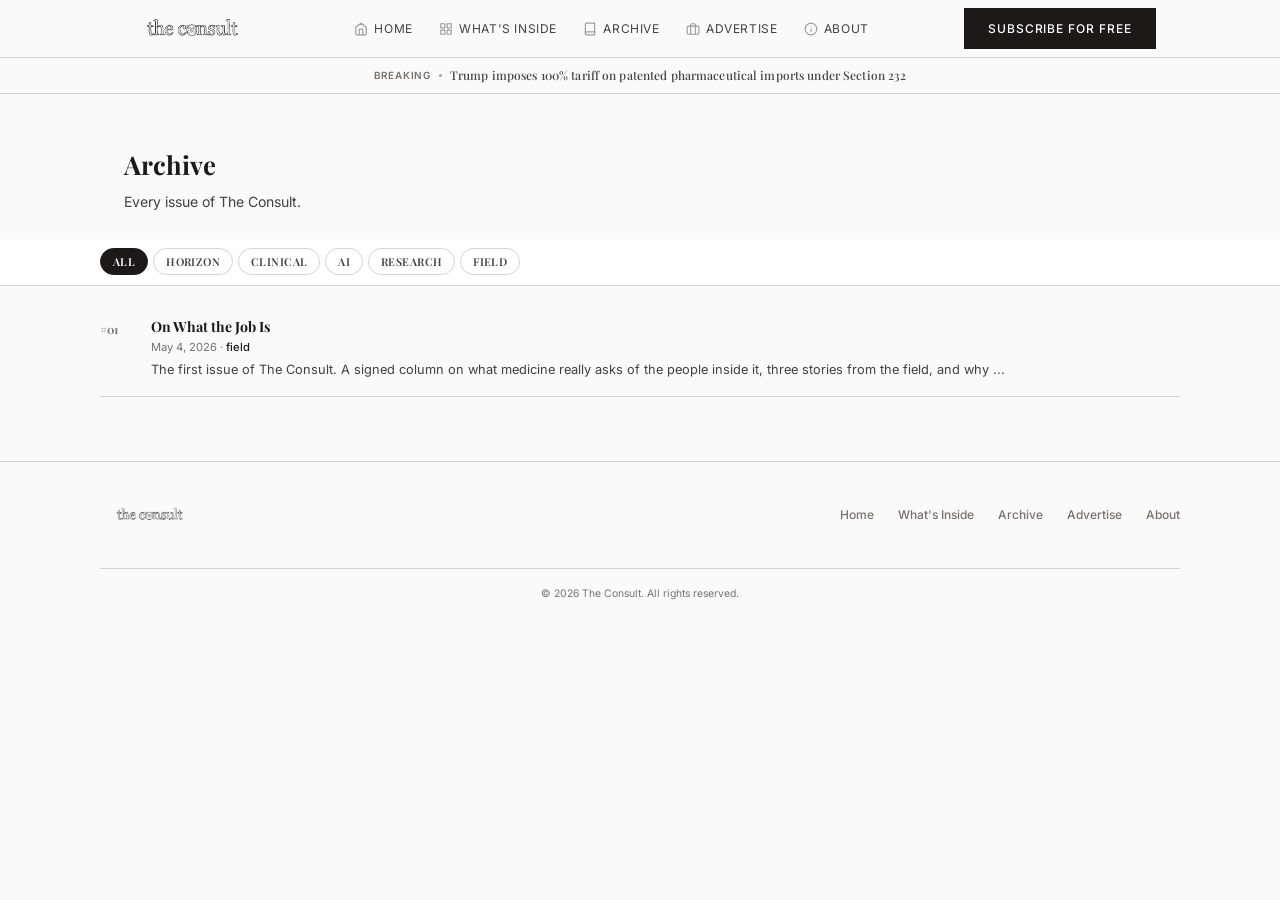
<file: archive.html>
<!DOCTYPE html>
<html lang="en">
<head>
<meta charset="UTF-8">
<meta name="viewport" content="width=device-width, initial-scale=1.0">
<title>Archive — the consult.</title>
<meta name="description" content="Every issue of The Consult. Browse our archive of healthcare news, research, and clinical insights.">
<link rel="icon" type="image/png" href="/favicon.png">
<link rel="apple-touch-icon" href="/favicon.png">
<link rel="preconnect" href="https://fonts.googleapis.com">
<link rel="preconnect" href="https://fonts.gstatic.com" crossorigin>
<link href="https://fonts.googleapis.com/css2?family=Playfair+Display:ital,wght@0,400;0,500;0,600;0,700;0,800;1,400&family=Inter:wght@300;400;500;600;700&display=swap" rel="stylesheet">
<link rel="stylesheet" href="/assets/shared.css">
</head>
<body>

<!-- NAV -->
<nav class="nav">
  <div class="nav-inner">
    <a class="nav-logo" href="/">
      <img src="/logo.png" alt="the consult." style="height:58px;width:auto;">
    </a>
    <div class="nav-center" id="nc">
      <a class="nav-link" href="/"><svg width="14" height="14" viewBox="0 0 24 24" fill="none" stroke="currentColor" stroke-width="2" stroke-linecap="round" stroke-linejoin="round"><path d="M3 9l9-7 9 7v11a2 2 0 01-2 2H5a2 2 0 01-2-2z"/><polyline points="9 22 9 12 15 12 15 22"/></svg> Home</a>
      <a class="nav-link" href="/inside"><svg width="14" height="14" viewBox="0 0 24 24" fill="none" stroke="currentColor" stroke-width="2" stroke-linecap="round" stroke-linejoin="round"><rect x="3" y="3" width="7" height="7"/><rect x="14" y="3" width="7" height="7"/><rect x="3" y="14" width="7" height="7"/><rect x="14" y="14" width="7" height="7"/></svg> What's Inside</a>
      <a class="nav-link" href="/archive"><svg width="14" height="14" viewBox="0 0 24 24" fill="none" stroke="currentColor" stroke-width="2" stroke-linecap="round" stroke-linejoin="round"><path d="M4 19.5A2.5 2.5 0 016.5 17H20"/><path d="M6.5 2H20v20H6.5A2.5 2.5 0 014 19.5v-15A2.5 2.5 0 016.5 2z"/></svg> Archive</a>
      <a class="nav-link" href="/advertise"><svg width="14" height="14" viewBox="0 0 24 24" fill="none" stroke="currentColor" stroke-width="2" stroke-linecap="round" stroke-linejoin="round"><rect x="2" y="7" width="20" height="14" rx="2" ry="2"/><path d="M16 21V5a2 2 0 00-2-2h-4a2 2 0 00-2 2v16"/></svg> Advertise</a>
      <a class="nav-link" href="/about"><svg width="14" height="14" viewBox="0 0 24 24" fill="none" stroke="currentColor" stroke-width="2" stroke-linecap="round" stroke-linejoin="round"><circle cx="12" cy="12" r="10"/><line x1="12" y1="16" x2="12" y2="12"/><line x1="12" y1="8" x2="12.01" y2="8"/></svg> About</a>
    </div>
    <div class="nav-right" id="nr">
      <a class="btn-sub" href="/#subscribe">Subscribe For Free</a>
    </div>
    <button class="nav-toggle" onclick="toggleM()" aria-label="Menu"><span></span><span></span><span></span></button>
  </div>
</nav>
<div class="headline-bar">
  <div class="headline-bar-inner" id="headlineRotator"></div>
</div>

<!-- ARCHIVE HEADER -->
<div class="arch-header">
  <h1>Archive</h1>
  <p>Every issue of The Consult.</p>
</div>

<!-- FILTERS -->
<section class="arch-filters">
  <div class="arch-chips" id="achips">
    <button class="ac act" data-f="all">All</button>
    <button class="ac" data-f="horizon">Horizon</button>
    <button class="ac" data-f="clinical">Clinical</button>
    <button class="ac" data-f="ai">AI</button>
    <button class="ac" data-f="research">Research</button>
    <button class="ac" data-f="field">Field</button>
  </div>
</section>

<!-- RESULTS -->
<section class="arch-results">
  <div style="max-width:var(--max-w-wide);margin:0 auto;">
    <div class="arch-grid" id="agrid"></div>
    <div class="empty-state" id="filterEmpty" style="display:none;">
      <h3>No issues in this category yet</h3>
      <p>Try a different filter or <a href="/archive">view all issues</a>.</p>
    </div>
    <div class="empty-state" id="archiveEmpty">
      <h3>No issues yet</h3>
      <p>Issue #01 is in production. <a href="/#subscribe">Subscribe</a> to get it when it drops.</p>
    </div>
  </div>
</section>

<!-- FOOTER -->
<footer class="footer">
  <div class="footer-inner">
    <div class="footer-brand">
      <img src="/logo.png" alt="the consult." style="height:42px;width:auto;">
    </div>
    <div class="footer-links">
      <a href="/">Home</a>
      <a href="/inside">What's Inside</a>
      <a href="/archive">Archive</a>
      <a href="/advertise">Advertise</a>
      <a href="/about">About</a>
    </div>
    <div class="footer-copy">&copy; 2026 The Consult. All rights reserved.</div>
  </div>
</footer>

<script>
function toggleM(){document.getElementById('nc').classList.toggle('open');document.getElementById('nr').classList.toggle('open');}

const DEFAULT_HEADLINES = [
  { category:'BREAKING', text:'FDA fast-tracks novel Alzheimer\'s antibody to priority review' },
  { category:'AI', text:'Ambient scribe adoption hits 40% across major health systems' },
  { category:'POLICY', text:'CMS finalizes 2026 telehealth permanent coverage rules' },
  { category:'RESEARCH', text:'GLP-1 agonists show neuroprotective signal in Phase II trial' },
  { category:'DEVICE', text:'Wearable ECG gains FDA clearance for AFib history feature' },
];
function renderHeadlines(headlines) {
  const container = document.getElementById('headlineRotator');
  if (!container) return;
  container.innerHTML = headlines.map((h, i) =>
    `<div class="headline-slide${i === 0 ? ' active' : ''}">
      <span class="headline-cat">${h.category}</span>
      <span class="headline-sep"></span>
      <span class="headline-text">${h.text}</span>
    </div>`
  ).join('');
  let current = 0;
  const slides = container.querySelectorAll('.headline-slide');
  if (slides.length <= 1) return;
  setInterval(() => {
    slides[current].classList.remove('active');
    current = (current + 1) % slides.length;
    slides[current].classList.add('active');
  }, 5000);
}
fetch('/ticker.json').then(r => r.ok ? r.json() : Promise.reject()).then(data => renderHeadlines(data.headlines || DEFAULT_HEADLINES)).catch(() => renderHeadlines(DEFAULT_HEADLINES));

/* Load archive issues */
async function loadArchive() {
  try {
    const res = await fetch('/issues.json');
    const issues = await res.json();
    if (!issues.length) return;
    const grid = document.getElementById('agrid');
    const empty = document.getElementById('archiveEmpty');
    if (empty) empty.style.display = 'none';
    grid.innerHTML = issues.map((issue, i) => {
      const num = String(issue.number).padStart(2, '0');
      const date = new Date(issue.date).toLocaleDateString('en-US', { month:'short', day:'numeric', year:'numeric' });
      const tags = (issue.tags || []).join(' ') || 'all';
      const firstTag = (issue.tags && issue.tags[0]) || '';
      return `<a href="/issues/${issue.slug}" class="acard anim" data-t="${tags}" style="text-decoration:none;color:inherit;">
        <div class="acard-num">#${num}</div>
        <div class="acard-c">
          <h3>${issue.title}</h3>
          <div class="am">${date}${firstTag ? ' &middot; <span>' + firstTag + '</span>' : ''}</div>
          <p>${issue.excerpt.length > 140 ? issue.excerpt.slice(0,140) + '...' : issue.excerpt}</p>
        </div></a>`;
    }).join('');
    initA();
  } catch(e) { console.log('Archive not loaded:', e.message); }
}
loadArchive();

/* Filter chips */
document.getElementById('achips').addEventListener('click', e => {
  if (!e.target.classList.contains('ac')) return;
  document.querySelectorAll('.ac').forEach(c => c.classList.remove('act'));
  e.target.classList.add('act');
  const f = e.target.dataset.f;
  let visible = 0;
  document.querySelectorAll('.acard').forEach(c => {
    const show = f === 'all' || c.dataset.t.includes(f);
    c.style.display = show ? 'flex' : 'none';
    if (show) visible++;
  });
  const filterEmpty = document.getElementById('filterEmpty');
  if (filterEmpty) filterEmpty.style.display = visible === 0 ? 'flex' : 'none';
});

function initA(){
  const o=new IntersectionObserver(e=>{e.forEach(x=>{if(x.isIntersecting)x.target.classList.add('vis');});},{threshold:0.1,rootMargin:'0px 0px -30px 0px'});
  document.querySelectorAll('.anim').forEach(el=>o.observe(el));
}

(function initAnimations(){
  const o=new IntersectionObserver(e=>{e.forEach(x=>{if(x.isIntersecting)x.target.classList.add('vis');});},{threshold:0.1,rootMargin:'0px 0px -30px 0px'});
  document.querySelectorAll('.anim').forEach(el=>o.observe(el));
})();
</script>
</body>
</html>
</file>
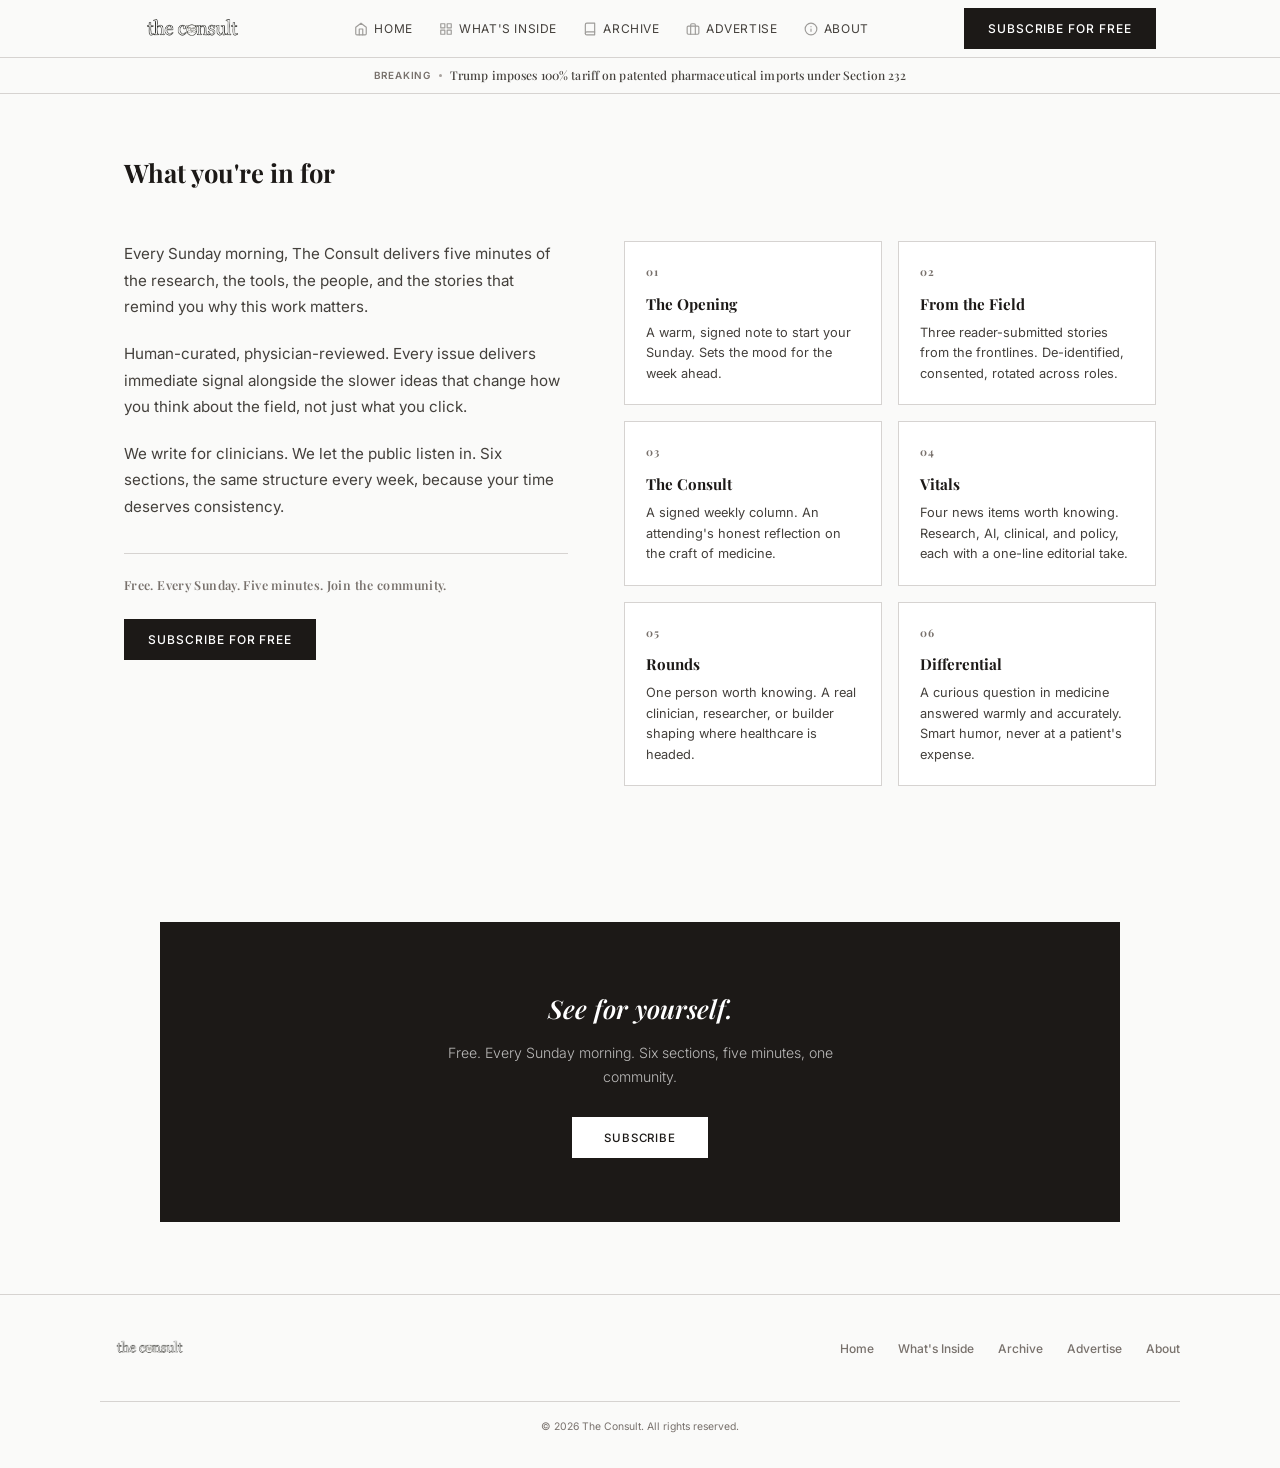
<file: inside.html>
<!DOCTYPE html>
<html lang="en">
<head>
<meta charset="UTF-8">
<meta name="viewport" content="width=device-width, initial-scale=1.0">
<title>What's Inside — the consult.</title>
<meta name="description" content="Six sections, five minutes, one community. See what every issue of The Consult delivers.">
<link rel="icon" type="image/png" href="/favicon.png">
<link rel="apple-touch-icon" href="/favicon.png">
<link rel="preconnect" href="https://fonts.googleapis.com">
<link rel="preconnect" href="https://fonts.gstatic.com" crossorigin>
<link href="https://fonts.googleapis.com/css2?family=Playfair+Display:ital,wght@0,400;0,500;0,600;0,700;0,800;1,400&family=Inter:wght@300;400;500;600;700&display=swap" rel="stylesheet">
<link rel="stylesheet" href="/assets/shared.css">
</head>
<body>

<!-- NAV -->
<nav class="nav">
  <div class="nav-inner">
    <a class="nav-logo" href="/">
      <img src="/logo.png" alt="the consult." style="height:58px;width:auto;">
    </a>
    <div class="nav-center" id="nc">
      <a class="nav-link" href="/"><svg width="14" height="14" viewBox="0 0 24 24" fill="none" stroke="currentColor" stroke-width="2" stroke-linecap="round" stroke-linejoin="round"><path d="M3 9l9-7 9 7v11a2 2 0 01-2 2H5a2 2 0 01-2-2z"/><polyline points="9 22 9 12 15 12 15 22"/></svg> Home</a>
      <a class="nav-link" href="/inside"><svg width="14" height="14" viewBox="0 0 24 24" fill="none" stroke="currentColor" stroke-width="2" stroke-linecap="round" stroke-linejoin="round"><rect x="3" y="3" width="7" height="7"/><rect x="14" y="3" width="7" height="7"/><rect x="3" y="14" width="7" height="7"/><rect x="14" y="14" width="7" height="7"/></svg> What's Inside</a>
      <a class="nav-link" href="/archive"><svg width="14" height="14" viewBox="0 0 24 24" fill="none" stroke="currentColor" stroke-width="2" stroke-linecap="round" stroke-linejoin="round"><path d="M4 19.5A2.5 2.5 0 016.5 17H20"/><path d="M6.5 2H20v20H6.5A2.5 2.5 0 014 19.5v-15A2.5 2.5 0 016.5 2z"/></svg> Archive</a>
      <a class="nav-link" href="/advertise"><svg width="14" height="14" viewBox="0 0 24 24" fill="none" stroke="currentColor" stroke-width="2" stroke-linecap="round" stroke-linejoin="round"><rect x="2" y="7" width="20" height="14" rx="2" ry="2"/><path d="M16 21V5a2 2 0 00-2-2h-4a2 2 0 00-2 2v16"/></svg> Advertise</a>
      <a class="nav-link" href="/about"><svg width="14" height="14" viewBox="0 0 24 24" fill="none" stroke="currentColor" stroke-width="2" stroke-linecap="round" stroke-linejoin="round"><circle cx="12" cy="12" r="10"/><line x1="12" y1="16" x2="12" y2="12"/><line x1="12" y1="8" x2="12.01" y2="8"/></svg> About</a>
    </div>
    <div class="nav-right" id="nr">
      <a class="btn-sub" href="/#subscribe">Subscribe For Free</a>
    </div>
    <button class="nav-toggle" onclick="toggleM()" aria-label="Menu"><span></span><span></span><span></span></button>
  </div>
</nav>
<div class="headline-bar">
  <div class="headline-bar-inner" id="headlineRotator"></div>
</div>

<!-- INSIDE HEADER -->
<div class="inside-header">
  <h1>What you're in for</h1>
</div>

<!-- INSIDE LAYOUT -->
<div class="inside-layout">
  <div class="inside-intro anim">
    <p>Every Sunday morning, The Consult delivers five minutes of the research, the tools, the people, and the stories that remind you why this work matters.</p>
    <p>Human-curated, physician-reviewed. Every issue delivers immediate signal alongside the slower ideas that change how you think about the field, not just what you click.</p>
    <p>We write for clinicians. We let the public listen in. Six sections, the same structure every week, because your time deserves consistency.</p>
    <div class="inside-stat">Free. Every Sunday. Five minutes. Join the community.</div>
    <a class="btn-sub" style="margin-top:1.5rem;display:inline-block;" href="/#subscribe">Subscribe For Free</a>
  </div>
  <div class="inside-grid">
    <div class="inside-card anim">
      <div class="inside-card-num">01</div>
      <h3>The Opening</h3>
      <p>A warm, signed note to start your Sunday. Sets the mood for the week ahead.</p>
    </div>
    <div class="inside-card anim">
      <div class="inside-card-num">02</div>
      <h3>From the Field</h3>
      <p>Three reader-submitted stories from the frontlines. De-identified, consented, rotated across roles.</p>
    </div>
    <div class="inside-card anim">
      <div class="inside-card-num">03</div>
      <h3>The Consult</h3>
      <p>A signed weekly column. An attending's honest reflection on the craft of medicine.</p>
    </div>
    <div class="inside-card anim">
      <div class="inside-card-num">04</div>
      <h3>Vitals</h3>
      <p>Four news items worth knowing. Research, AI, clinical, and policy, each with a one-line editorial take.</p>
    </div>
    <div class="inside-card anim">
      <div class="inside-card-num">05</div>
      <h3>Rounds</h3>
      <p>One person worth knowing. A real clinician, researcher, or builder shaping where healthcare is headed.</p>
    </div>
    <div class="inside-card anim">
      <div class="inside-card-num">06</div>
      <h3>Differential</h3>
      <p>A curious question in medicine answered warmly and accurately. Smart humor, never at a patient's expense.</p>
    </div>
  </div>
</div>

<!-- CTA -->
<section class="cta-section">
  <div class="cta-box anim">
    <h2>See for yourself.</h2>
    <p>Free. Every Sunday morning. Six sections, five minutes, one community.</p>
    <a class="btn-sub-light" href="/#subscribe">Subscribe</a>
  </div>
</section>

<!-- FOOTER -->
<footer class="footer">
  <div class="footer-inner">
    <div class="footer-brand">
      <img src="/logo.png" alt="the consult." style="height:42px;width:auto;">
    </div>
    <div class="footer-links">
      <a href="/">Home</a>
      <a href="/inside">What's Inside</a>
      <a href="/archive">Archive</a>
      <a href="/advertise">Advertise</a>
      <a href="/about">About</a>
    </div>
    <div class="footer-copy">&copy; 2026 The Consult. All rights reserved.</div>
  </div>
</footer>

<script>
function toggleM(){document.getElementById('nc').classList.toggle('open');document.getElementById('nr').classList.toggle('open');}

const DEFAULT_HEADLINES = [
  { category:'BREAKING', text:'FDA fast-tracks novel Alzheimer\'s antibody to priority review' },
  { category:'AI', text:'Ambient scribe adoption hits 40% across major health systems' },
  { category:'POLICY', text:'CMS finalizes 2026 telehealth permanent coverage rules' },
  { category:'RESEARCH', text:'GLP-1 agonists show neuroprotective signal in Phase II trial' },
  { category:'DEVICE', text:'Wearable ECG gains FDA clearance for AFib history feature' },
];
function renderHeadlines(headlines) {
  const container = document.getElementById('headlineRotator');
  if (!container) return;
  container.innerHTML = headlines.map((h, i) =>
    `<div class="headline-slide${i === 0 ? ' active' : ''}">
      <span class="headline-cat">${h.category}</span>
      <span class="headline-sep"></span>
      <span class="headline-text">${h.text}</span>
    </div>`
  ).join('');
  let current = 0;
  const slides = container.querySelectorAll('.headline-slide');
  if (slides.length <= 1) return;
  setInterval(() => {
    slides[current].classList.remove('active');
    current = (current + 1) % slides.length;
    slides[current].classList.add('active');
  }, 5000);
}
fetch('/ticker.json').then(r => r.ok ? r.json() : Promise.reject()).then(data => renderHeadlines(data.headlines || DEFAULT_HEADLINES)).catch(() => renderHeadlines(DEFAULT_HEADLINES));

(function initA(){
  const o=new IntersectionObserver(e=>{e.forEach(x=>{if(x.isIntersecting)x.target.classList.add('vis');});},{threshold:0.1,rootMargin:'0px 0px -30px 0px'});
  document.querySelectorAll('.anim').forEach(el=>o.observe(el));
})();
</script>
</body>
</html>
</file>
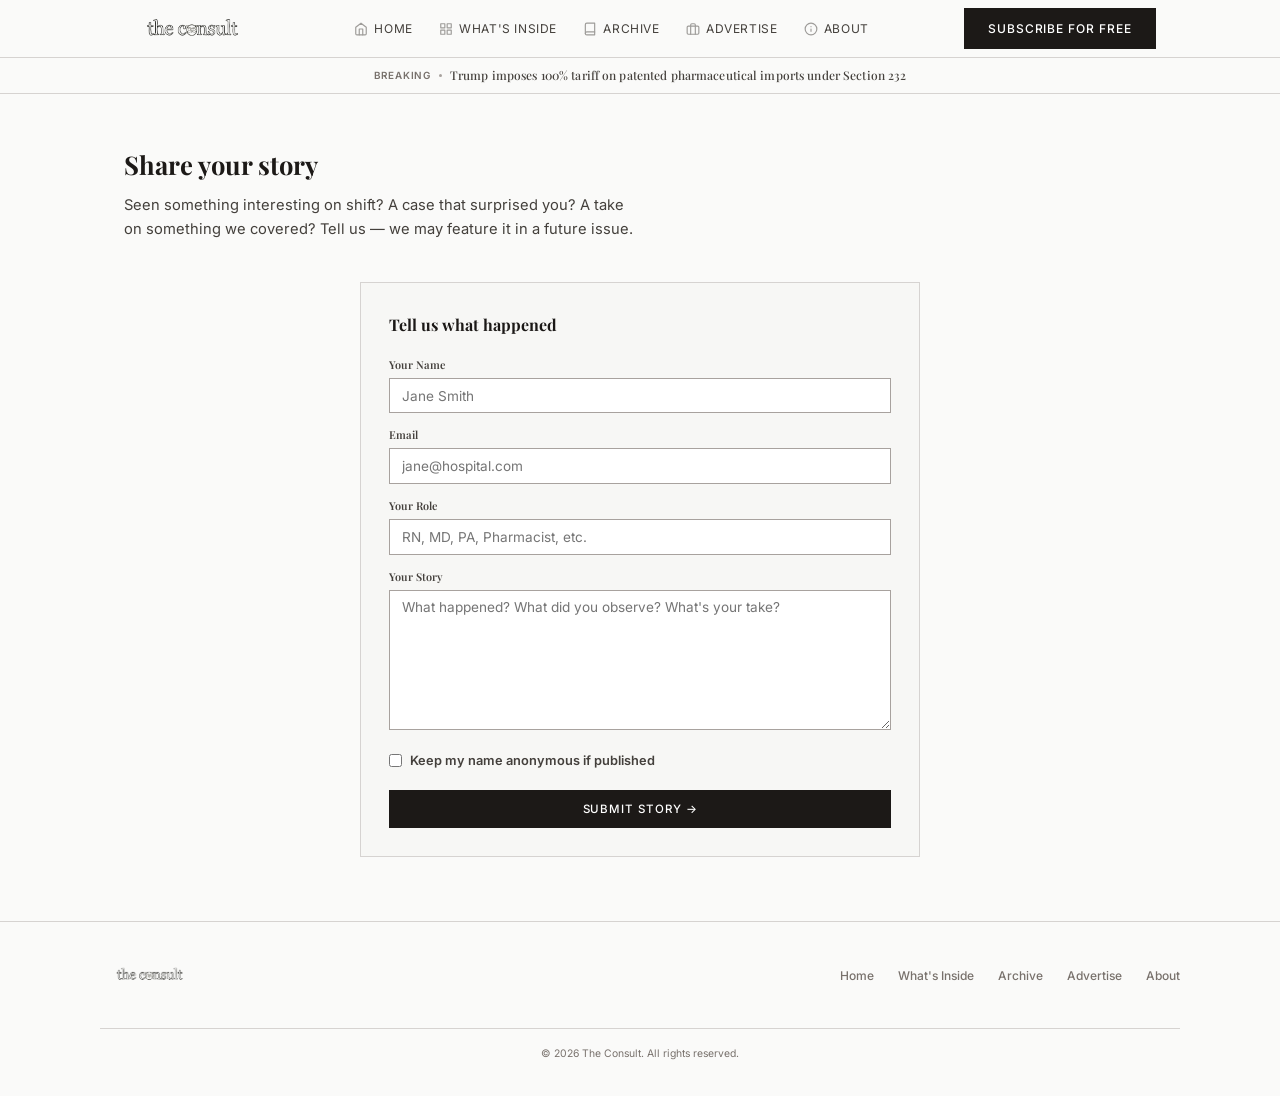
<file: submit.html>
<!DOCTYPE html>
<html lang="en">
<head>
<meta charset="UTF-8">
<meta name="viewport" content="width=device-width, initial-scale=1.0">
<title>Share Your Story — the consult.</title>
<meta name="description" content="Share a clinical observation, a case that surprised you, or a story from the frontlines. We may feature it in a future issue.">
<link rel="icon" type="image/png" href="/favicon.png">
<link rel="apple-touch-icon" href="/favicon.png">
<link rel="preconnect" href="https://fonts.googleapis.com">
<link rel="preconnect" href="https://fonts.gstatic.com" crossorigin>
<link href="https://fonts.googleapis.com/css2?family=Playfair+Display:ital,wght@0,400;0,500;0,600;0,700;0,800;1,400&family=Inter:wght@300;400;500;600;700&display=swap" rel="stylesheet">
<link rel="stylesheet" href="/assets/shared.css">
</head>
<body>

<!-- NAV -->
<nav class="nav">
  <div class="nav-inner">
    <a class="nav-logo" href="/">
      <img src="/logo.png" alt="the consult." style="height:58px;width:auto;">
    </a>
    <div class="nav-center" id="nc">
      <a class="nav-link" href="/"><svg width="14" height="14" viewBox="0 0 24 24" fill="none" stroke="currentColor" stroke-width="2" stroke-linecap="round" stroke-linejoin="round"><path d="M3 9l9-7 9 7v11a2 2 0 01-2 2H5a2 2 0 01-2-2z"/><polyline points="9 22 9 12 15 12 15 22"/></svg> Home</a>
      <a class="nav-link" href="/inside"><svg width="14" height="14" viewBox="0 0 24 24" fill="none" stroke="currentColor" stroke-width="2" stroke-linecap="round" stroke-linejoin="round"><rect x="3" y="3" width="7" height="7"/><rect x="14" y="3" width="7" height="7"/><rect x="3" y="14" width="7" height="7"/><rect x="14" y="14" width="7" height="7"/></svg> What's Inside</a>
      <a class="nav-link" href="/archive"><svg width="14" height="14" viewBox="0 0 24 24" fill="none" stroke="currentColor" stroke-width="2" stroke-linecap="round" stroke-linejoin="round"><path d="M4 19.5A2.5 2.5 0 016.5 17H20"/><path d="M6.5 2H20v20H6.5A2.5 2.5 0 014 19.5v-15A2.5 2.5 0 016.5 2z"/></svg> Archive</a>
      <a class="nav-link" href="/advertise"><svg width="14" height="14" viewBox="0 0 24 24" fill="none" stroke="currentColor" stroke-width="2" stroke-linecap="round" stroke-linejoin="round"><rect x="2" y="7" width="20" height="14" rx="2" ry="2"/><path d="M16 21V5a2 2 0 00-2-2h-4a2 2 0 00-2 2v16"/></svg> Advertise</a>
      <a class="nav-link" href="/about"><svg width="14" height="14" viewBox="0 0 24 24" fill="none" stroke="currentColor" stroke-width="2" stroke-linecap="round" stroke-linejoin="round"><circle cx="12" cy="12" r="10"/><line x1="12" y1="16" x2="12" y2="12"/><line x1="12" y1="8" x2="12.01" y2="8"/></svg> About</a>
    </div>
    <div class="nav-right" id="nr">
      <a class="btn-sub" href="/#subscribe">Subscribe For Free</a>
    </div>
    <button class="nav-toggle" onclick="toggleM()" aria-label="Menu"><span></span><span></span><span></span></button>
  </div>
</nav>
<div class="headline-bar">
  <div class="headline-bar-inner" id="headlineRotator"></div>
</div>

<!-- SUBMIT HEADER -->
<div class="adv-header">
  <h1>Share your story</h1>
  <p>Seen something interesting on shift? A case that surprised you? A take on something we covered? Tell us — we may feature it in a future issue.</p>
</div>

<!-- SUBMIT FORM -->
<section class="adv-content">
  <div style="max-width:560px;margin:0 auto;">
    <div class="adv-form anim">
      <h2>Tell us what happened</h2>
      <form id="storyForm">
        <div class="fg"><label for="story-name">Your Name</label><input type="text" id="story-name" placeholder="Jane Smith" required></div>
        <div class="fg"><label for="story-email">Email</label><input type="email" id="story-email" placeholder="jane@hospital.com" required></div>
        <div class="fg"><label for="story-role">Your Role</label><input type="text" id="story-role" placeholder="RN, MD, PA, Pharmacist, etc."></div>
        <div class="fg"><label for="story-message">Your Story</label><textarea id="story-message" placeholder="What happened? What did you observe? What's your take?" style="min-height:140px;" required></textarea></div>
        <div class="fg" style="display:flex;align-items:center;gap:8px;">
          <input type="checkbox" id="story-anon" style="width:auto;">
          <label for="story-anon" style="margin:0;text-transform:none;font-family:var(--font);font-size:0.8rem;color:var(--text-sec);">Keep my name anonymous if published</label>
        </div>
        <button type="submit" class="form-btn">Submit Story &rarr;</button>
      </form>
    </div>
  </div>
</section>

<!-- FOOTER -->
<footer class="footer">
  <div class="footer-inner">
    <div class="footer-brand">
      <img src="/logo.png" alt="the consult." style="height:42px;width:auto;">
    </div>
    <div class="footer-links">
      <a href="/">Home</a>
      <a href="/inside">What's Inside</a>
      <a href="/archive">Archive</a>
      <a href="/advertise">Advertise</a>
      <a href="/about">About</a>
    </div>
    <div class="footer-copy">&copy; 2026 The Consult. All rights reserved.</div>
  </div>
</footer>

<script>
function toggleM(){document.getElementById('nc').classList.toggle('open');document.getElementById('nr').classList.toggle('open');}

const DEFAULT_HEADLINES = [
  { category:'BREAKING', text:'FDA fast-tracks novel Alzheimer\'s antibody to priority review' },
  { category:'AI', text:'Ambient scribe adoption hits 40% across major health systems' },
  { category:'POLICY', text:'CMS finalizes 2026 telehealth permanent coverage rules' },
  { category:'RESEARCH', text:'GLP-1 agonists show neuroprotective signal in Phase II trial' },
  { category:'DEVICE', text:'Wearable ECG gains FDA clearance for AFib history feature' },
];
function renderHeadlines(headlines) {
  const container = document.getElementById('headlineRotator');
  if (!container) return;
  container.innerHTML = headlines.map((h, i) =>
    `<div class="headline-slide${i === 0 ? ' active' : ''}">
      <span class="headline-cat">${h.category}</span>
      <span class="headline-sep"></span>
      <span class="headline-text">${h.text}</span>
    </div>`
  ).join('');
  let current = 0;
  const slides = container.querySelectorAll('.headline-slide');
  if (slides.length <= 1) return;
  setInterval(() => {
    slides[current].classList.remove('active');
    current = (current + 1) % slides.length;
    slides[current].classList.add('active');
  }, 5000);
}
fetch('/ticker.json').then(r => r.ok ? r.json() : Promise.reject()).then(data => renderHeadlines(data.headlines || DEFAULT_HEADLINES)).catch(() => renderHeadlines(DEFAULT_HEADLINES));

/* Story form */
const storyForm = document.getElementById('storyForm');
if (storyForm) {
  storyForm.addEventListener('submit', function(e) {
    e.preventDefault();
    const name = document.getElementById('story-name').value;
    const email = document.getElementById('story-email').value;
    const role = document.getElementById('story-role').value;
    const message = document.getElementById('story-message').value;
    const anon = document.getElementById('story-anon').checked ? 'Yes' : 'No';
    const subject = encodeURIComponent('Story Submission \u2014 The Consult');
    const body = encodeURIComponent(`Name: ${name}\nEmail: ${email}\nRole: ${role}\nAnonymous: ${anon}\n\nStory:\n${message}`);
    window.location.href = `mailto:advertise@theconsult.info?subject=${subject}&body=${body}`;
    const b = this.querySelector('.form-btn');
    b.textContent = "Story submitted!";
    b.style.background = '#059669'; b.style.color = '#fff';
    setTimeout(() => { b.textContent = 'Submit Story \u2192'; b.style.background = ''; b.style.color = ''; this.reset(); }, 3000);
  });
}

(function initA(){
  const o=new IntersectionObserver(e=>{e.forEach(x=>{if(x.isIntersecting)x.target.classList.add('vis');});},{threshold:0.1,rootMargin:'0px 0px -30px 0px'});
  document.querySelectorAll('.anim').forEach(el=>o.observe(el));
})();
</script>
</body>
</html>
</file>
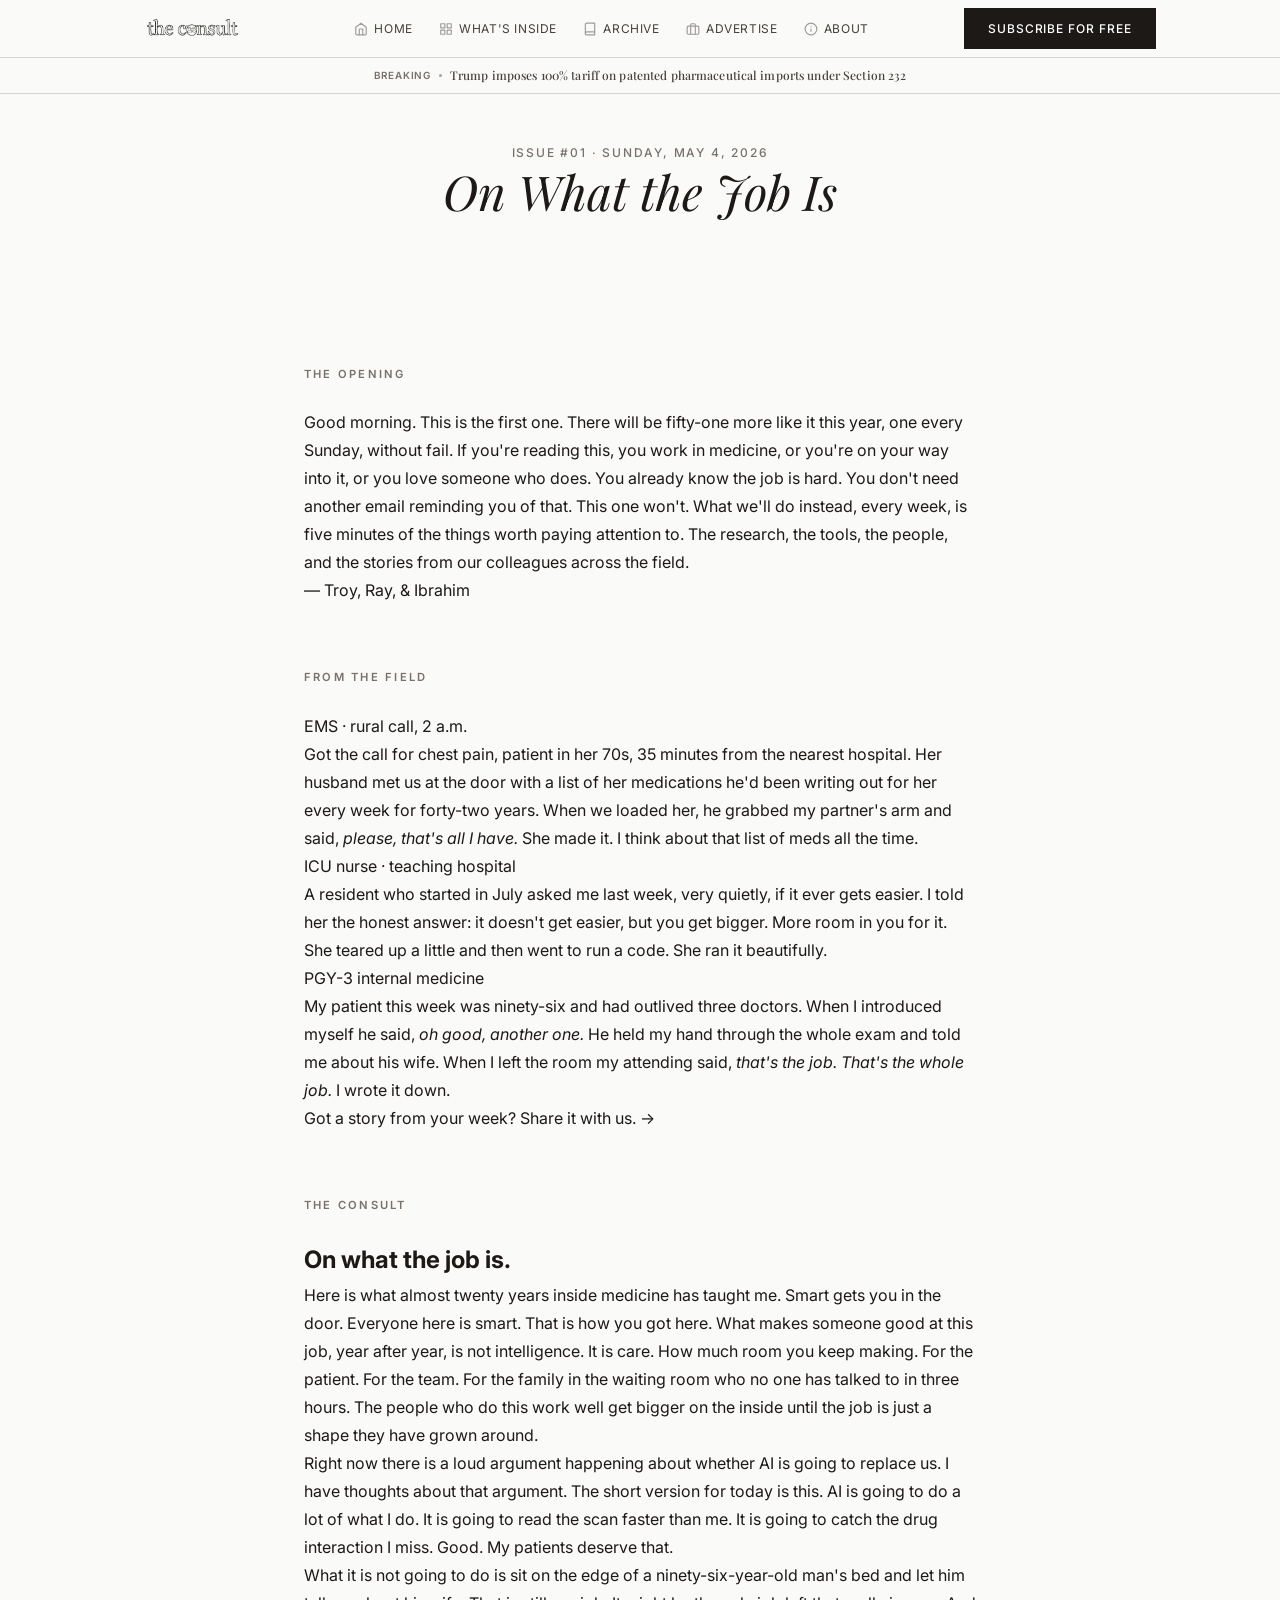
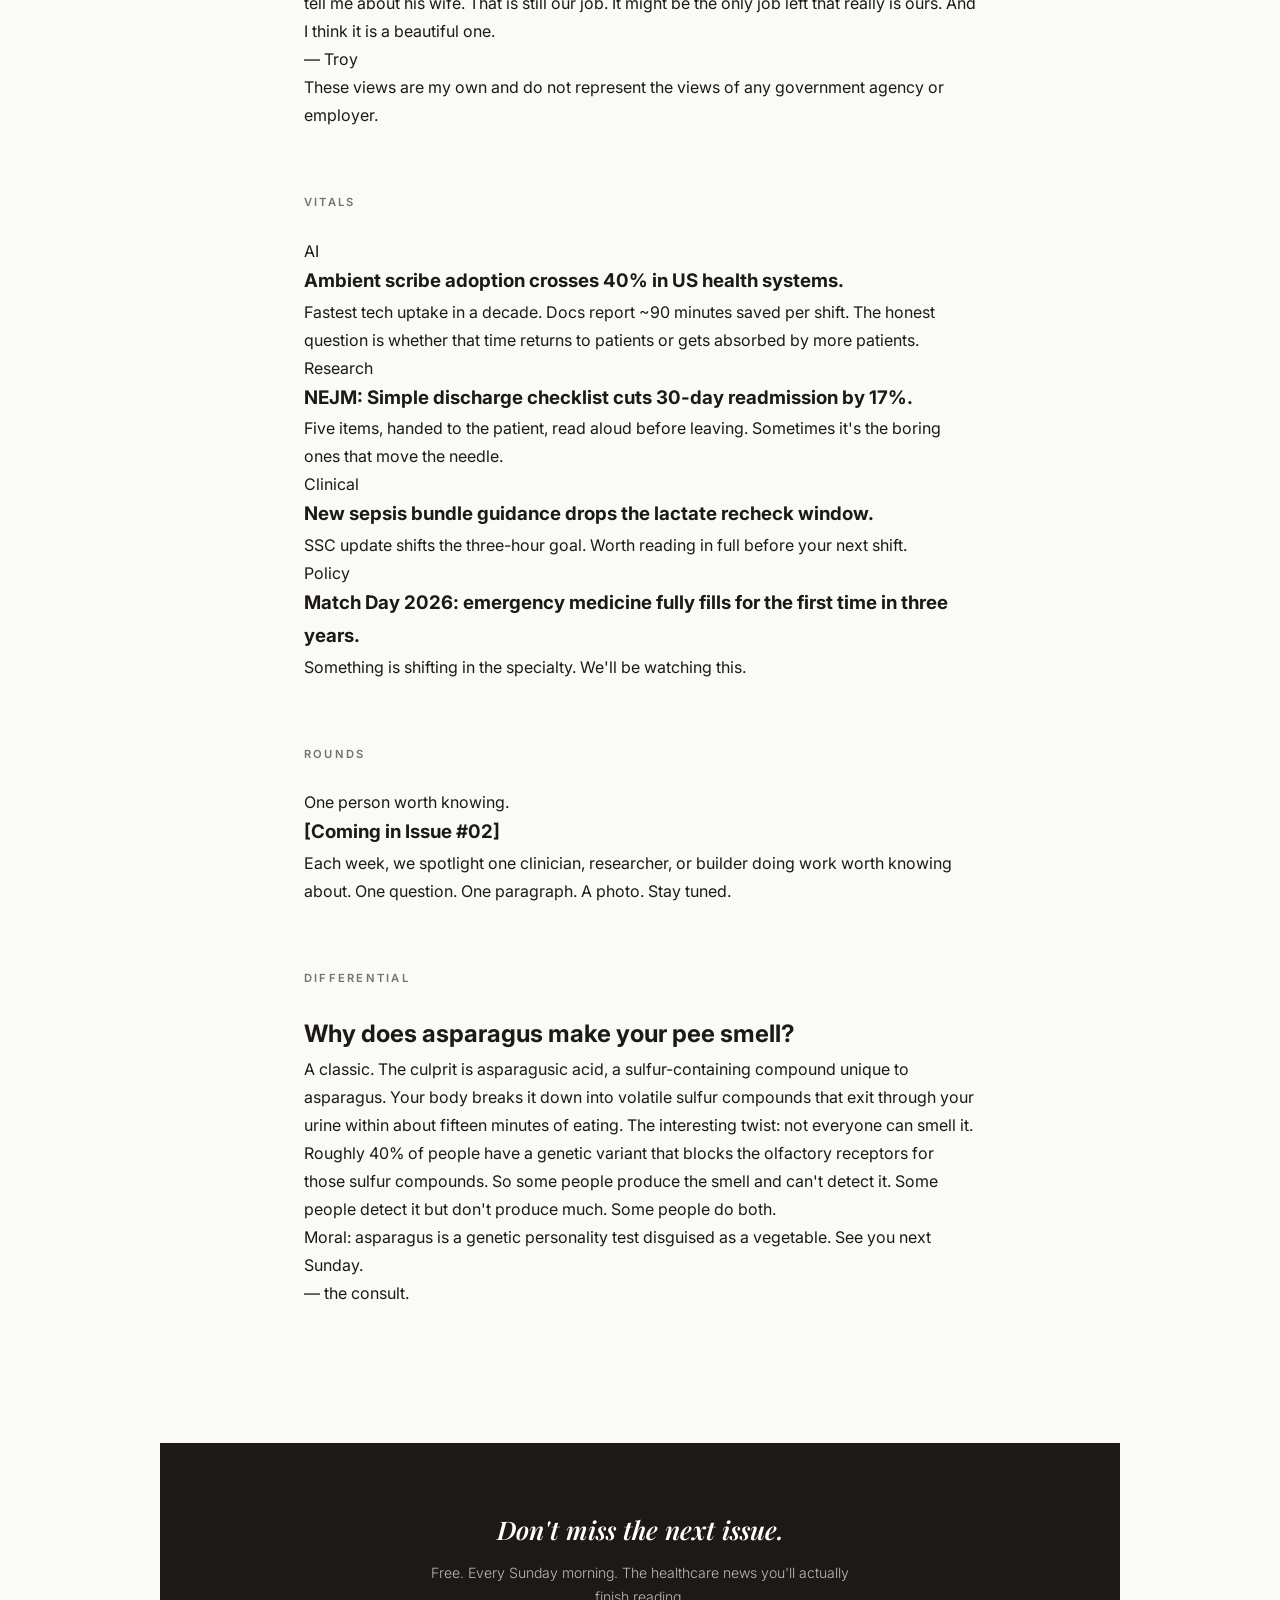
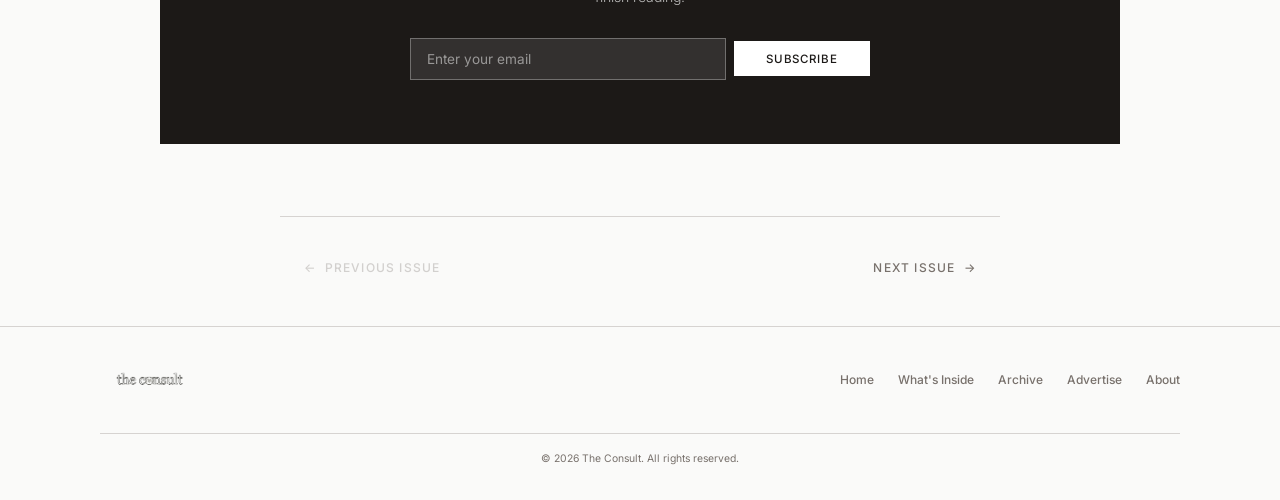
<file: issues/01.html>
<!DOCTYPE html>
<html lang="en">
<head>
<meta charset="UTF-8">
<meta name="viewport" content="width=device-width, initial-scale=1.0">
<title>On What the Job Is — the consult. #01</title>
<meta name="description" content="The first issue of The Consult. A signed column on what medicine really asks of the people inside it, three stories from the field, and why asparagus makes your pee smell.">
<meta property="og:title" content="On What the Job Is — the consult. #01">
<meta property="og:description" content="The first issue of The Consult. A signed column on what medicine really asks of the people inside it, three stories from the field, and why asparagus makes your pee smell.">
<meta property="og:type" content="article">
<meta property="og:image" content="/owl-hero.png">
<meta name="twitter:card" content="summary_large_image">
<meta name="twitter:title" content="On What the Job Is — the consult. #01">
<meta name="twitter:description" content="The first issue of The Consult. A signed column on what medicine really asks of the people inside it, three stories from the field, and why asparagus makes your pee smell.">
<meta name="twitter:image" content="/owl-hero.png">
<link rel="icon" type="image/png" href="/favicon.png">
<link rel="apple-touch-icon" href="/favicon.png">
<link rel="preconnect" href="https://fonts.googleapis.com">
<link rel="preconnect" href="https://fonts.gstatic.com" crossorigin>
<link href="https://fonts.googleapis.com/css2?family=Playfair+Display:ital,wght@0,400;0,500;0,600;0,700;0,800;1,400&family=Inter:wght@300;400;500;600;700&display=swap" rel="stylesheet">
<link rel="stylesheet" href="/assets/shared.css">
<link rel="stylesheet" href="/assets/issue.css">
</head>
<body>

<!-- NAV -->
<nav class="nav">
  <div class="nav-inner">
    <a class="nav-logo" href="/">
      <img src="/logo.png" alt="the consult." style="height:58px;width:auto;">
    </a>
    <div class="nav-center" id="nc">
      <a class="nav-link" href="/">
        <svg width="14" height="14" viewBox="0 0 24 24" fill="none" stroke="currentColor" stroke-width="2" stroke-linecap="round" stroke-linejoin="round"><path d="M3 9l9-7 9 7v11a2 2 0 01-2 2H5a2 2 0 01-2-2z"/><polyline points="9 22 9 12 15 12 15 22"/></svg>
        Home
      </a>
      <a class="nav-link" href="/inside">
        <svg width="14" height="14" viewBox="0 0 24 24" fill="none" stroke="currentColor" stroke-width="2" stroke-linecap="round" stroke-linejoin="round"><rect x="3" y="3" width="7" height="7"/><rect x="14" y="3" width="7" height="7"/><rect x="3" y="14" width="7" height="7"/><rect x="14" y="14" width="7" height="7"/></svg>
        What's Inside
      </a>
      <a class="nav-link" href="/archive">
        <svg width="14" height="14" viewBox="0 0 24 24" fill="none" stroke="currentColor" stroke-width="2" stroke-linecap="round" stroke-linejoin="round"><path d="M4 19.5A2.5 2.5 0 016.5 17H20"/><path d="M6.5 2H20v20H6.5A2.5 2.5 0 014 19.5v-15A2.5 2.5 0 016.5 2z"/></svg>
        Archive
      </a>
      <a class="nav-link" href="/advertise">
        <svg width="14" height="14" viewBox="0 0 24 24" fill="none" stroke="currentColor" stroke-width="2" stroke-linecap="round" stroke-linejoin="round"><rect x="2" y="7" width="20" height="14" rx="2" ry="2"/><path d="M16 21V5a2 2 0 00-2-2h-4a2 2 0 00-2 2v16"/></svg>
        Advertise
      </a>
      <a class="nav-link" href="/about">
        <svg width="14" height="14" viewBox="0 0 24 24" fill="none" stroke="currentColor" stroke-width="2" stroke-linecap="round" stroke-linejoin="round"><circle cx="12" cy="12" r="10"/><line x1="12" y1="16" x2="12" y2="12"/><line x1="12" y1="8" x2="12.01" y2="8"/></svg>
        About
      </a>
    </div>
    <div class="nav-right" id="nr">
      <a class="btn-sub" href="/#subscribe">Subscribe For Free</a>
    </div>
    <button class="nav-toggle" id="navToggle" aria-label="Menu"><span></span><span></span><span></span></button>
  </div>
</nav>

<!-- HEADLINE ROTATOR -->
<div class="headline-bar">
  <div class="headline-bar-inner" id="headlineRotator"></div>
</div>

<!-- ISSUE CONTENT -->
<main class="issue">

  <!-- Issue Header -->
  <header class="issue-header">
    <div class="issue-header-inner">
      <p class="issue-meta">Issue #01 &middot; Sunday, May 4, 2026</p>
      <h1 class="issue-title">On What the Job Is</h1>
    </div>
  </header>

  <!-- Section 1: THE OPENING -->
  <section class="issue-section issue-opening anim">
    <div class="issue-section-inner">
      <div class="issue-section-label">The Opening</div>
      <div class="issue-prose">
        <p>Good morning. This is the first one. There will be fifty-one more like it this year, one every Sunday, without fail. If you're reading this, you work in medicine, or you're on your way into it, or you love someone who does. You already know the job is hard. You don't need another email reminding you of that. This one won't. What we'll do instead, every week, is five minutes of the things worth paying attention to. The research, the tools, the people, and the stories from our colleagues across the field.</p>
        <p class="issue-signoff">&mdash; Troy, Ray, &amp; Ibrahim</p>
      </div>
    </div>
  </section>

  <!-- Section 2: FROM THE FIELD -->
  <section class="issue-section issue-field anim">
    <div class="issue-section-inner">
      <div class="issue-section-label">From the Field</div>
      <div class="issue-prose">

        <div class="field-story">
          <div class="field-story-role">EMS &middot; rural call, 2 a.m.</div>
          <p>Got the call for chest pain, patient in her 70s, 35 minutes from the nearest hospital. Her husband met us at the door with a list of her medications he'd been writing out for her every week for forty-two years. When we loaded her, he grabbed my partner's arm and said, <em>please, that's all I have.</em> She made it. I think about that list of meds all the time.</p>
        </div>

        <div class="field-story">
          <div class="field-story-role">ICU nurse &middot; teaching hospital</div>
          <p>A resident who started in July asked me last week, very quietly, if it ever gets easier. I told her the honest answer: it doesn't get easier, but you get bigger. More room in you for it. She teared up a little and then went to run a code. She ran it beautifully.</p>
        </div>

        <div class="field-story">
          <div class="field-story-role">PGY-3 internal medicine</div>
          <p>My patient this week was ninety-six and had outlived three doctors. When I introduced myself he said, <em>oh good, another one.</em> He held my hand through the whole exam and told me about his wife. When I left the room my attending said, <em>that's the job. That's the whole job.</em> I wrote it down.</p>
        </div>

        <p class="field-cta"><a href="mailto:stories@theconsult.info">Got a story from your week? Share it with us. &rarr;</a></p>
      </div>
    </div>
  </section>

  <!-- Section 3: THE CONSULT -->
  <section class="issue-section issue-column anim">
    <div class="issue-section-inner">
      <div class="issue-section-label">The Consult</div>
      <h2 class="issue-column-title">On what the job is.</h2>
      <div class="issue-prose">
        <p>Here is what almost twenty years inside medicine has taught me. Smart gets you in the door. Everyone here is smart. That is how you got here. What makes someone good at this job, year after year, is not intelligence. It is care. How much room you keep making. For the patient. For the team. For the family in the waiting room who no one has talked to in three hours. The people who do this work well get bigger on the inside until the job is just a shape they have grown around.</p>
        <p>Right now there is a loud argument happening about whether AI is going to replace us. I have thoughts about that argument. The short version for today is this. AI is going to do a lot of what I do. It is going to read the scan faster than me. It is going to catch the drug interaction I miss. Good. My patients deserve that.</p>
        <p>What it is not going to do is sit on the edge of a ninety-six-year-old man's bed and let him tell me about his wife. That is still our job. It might be the only job left that really is ours. And I think it is a beautiful one.</p>
        <p class="issue-signoff">&mdash; Troy</p>
        <p class="issue-disclaimer">These views are my own and do not represent the views of any government agency or employer.</p>
      </div>
    </div>
  </section>

  <!-- Section 4: VITALS -->
  <section class="issue-section issue-vitals anim">
    <div class="issue-section-inner">
      <div class="issue-section-label">Vitals</div>
      <div class="vitals-grid">

        <div class="vital-item">
          <span class="vital-tag">AI</span>
          <h3>Ambient scribe adoption crosses 40% in US health systems.</h3>
          <p>Fastest tech uptake in a decade. Docs report ~90 minutes saved per shift. The honest question is whether that time returns to patients or gets absorbed by more patients.</p>
        </div>

        <div class="vital-item">
          <span class="vital-tag">Research</span>
          <h3>NEJM: Simple discharge checklist cuts 30-day readmission by 17%.</h3>
          <p>Five items, handed to the patient, read aloud before leaving. Sometimes it's the boring ones that move the needle.</p>
        </div>

        <div class="vital-item">
          <span class="vital-tag">Clinical</span>
          <h3>New sepsis bundle guidance drops the lactate recheck window.</h3>
          <p>SSC update shifts the three-hour goal. Worth reading in full before your next shift.</p>
        </div>

        <div class="vital-item">
          <span class="vital-tag">Policy</span>
          <h3>Match Day 2026: emergency medicine fully fills for the first time in three years.</h3>
          <p>Something is shifting in the specialty. We'll be watching this.</p>
        </div>

      </div>
    </div>
  </section>

  <!-- Section 5: ROUNDS -->
  <section class="issue-section issue-rounds anim">
    <div class="issue-section-inner">
      <div class="issue-section-label">Rounds</div>
      <div class="issue-prose">
        <p class="rounds-subtitle">One person worth knowing.</p>
        <h3 class="rounds-name">[Coming in Issue #02]</h3>
        <p>Each week, we spotlight one clinician, researcher, or builder doing work worth knowing about. One question. One paragraph. A photo. Stay tuned.</p>
      </div>
    </div>
  </section>

  <!-- Section 6: DIFFERENTIAL -->
  <section class="issue-section issue-differential anim">
    <div class="issue-section-inner">
      <div class="issue-section-label">Differential</div>
      <h2 class="differential-question">Why does asparagus make your pee smell?</h2>
      <div class="issue-prose">
        <p>A classic. The culprit is asparagusic acid, a sulfur-containing compound unique to asparagus. Your body breaks it down into volatile sulfur compounds that exit through your urine within about fifteen minutes of eating. The interesting twist: not everyone can smell it. Roughly 40% of people have a genetic variant that blocks the olfactory receptors for those sulfur compounds. So some people produce the smell and can't detect it. Some people detect it but don't produce much. Some people do both.</p>
        <p class="differential-closing">Moral: asparagus is a genetic personality test disguised as a vegetable. See you next Sunday.</p>
        <p class="issue-signoff">&mdash; the consult.</p>
      </div>
    </div>
  </section>

</main>

<!-- SUBSCRIBE CTA -->
<section class="cta-section">
  <div class="cta-box">
    <h2>Don't miss the next issue.</h2>
    <p>Free. Every Sunday morning. The healthcare news you'll actually finish reading.</p>
    <form id="subscribeForm" style="display:flex;gap:0.5rem;flex-wrap:wrap;align-items:center;justify-content:center;max-width:460px;margin:0 auto;">
      <label for="sub-email" class="sr-only">Email address</label>
      <input type="email" id="sub-email" placeholder="Enter your email" required aria-label="Email address"
        style="flex:1;min-width:220px;padding:0.75rem 1rem;border:1px solid rgba(255,255,255,0.3);border-radius:0;
        font-family:var(--font);font-size:0.85rem;color:var(--white);background:rgba(255,255,255,0.1);
        outline:none;transition:border-color 0.2s;">
      <button type="submit" id="sub-btn" class="btn-sub-light">Subscribe</button>
    </form>
    <p id="sub-msg" style="font-size:0.75rem;color:rgba(255,255,255,0.7);margin-top:0.75rem;display:none;"></p>
  </div>
</section>

<!-- ISSUE NAV -->
<nav class="issue-nav" aria-label="Issue navigation">
  <span class="issue-nav-prev" style="opacity:0.3;cursor:default;" aria-disabled="true">Previous Issue</span>
  <a class="issue-nav-next" href="/issues/02">Next Issue</a>
</nav>

<!-- FOOTER -->
<footer class="footer">
  <div class="footer-inner">
    <div class="footer-brand">
      <img src="/logo.png" alt="the consult." style="height:42px;width:auto;">
    </div>
    <div class="footer-links">
      <a href="/">Home</a>
      <a href="/inside">What's Inside</a>
      <a href="/archive">Archive</a>
      <a href="/advertise">Advertise</a>
      <a href="/about">About</a>
    </div>
    <div class="footer-copy">&copy; 2026 The Consult. All rights reserved.</div>
  </div>
</footer>

<script>
/* Mobile menu toggle */
(function() {
  var toggle = document.getElementById('navToggle');
  var nc = document.getElementById('nc');
  var nr = document.getElementById('nr');
  if (toggle) {
    toggle.addEventListener('click', function() {
      nc.classList.toggle('open');
      nr.classList.toggle('open');
    });
  }
})();

/* Headline rotator */
(function() {
  var DEFAULT_HEADLINES = [
    { category: 'BREAKING', text: 'FDA fast-tracks novel Alzheimer\'s antibody to priority review' },
    { category: 'AI', text: 'Ambient scribe adoption hits 40% across major health systems' },
    { category: 'POLICY', text: 'CMS finalizes 2026 telehealth permanent coverage rules' },
    { category: 'RESEARCH', text: 'GLP-1 agonists show neuroprotective signal in Phase II trial' },
    { category: 'DEVICE', text: 'Wearable ECG gains FDA clearance for AFib history feature' },
  ];

  function renderHeadlines(headlines) {
    var container = document.getElementById('headlineRotator');
    if (!container) return;
    container.innerHTML = headlines.map(function(h, i) {
      return '<div class="headline-slide' + (i === 0 ? ' active' : '') + '">' +
        '<span class="headline-cat">' + h.category + '</span>' +
        '<span class="headline-sep"></span>' +
        '<span class="headline-text">' + h.text + '</span>' +
        '</div>';
    }).join('');
    var current = 0;
    var slides = container.querySelectorAll('.headline-slide');
    if (slides.length <= 1) return;
    setInterval(function() {
      slides[current].classList.remove('active');
      current = (current + 1) % slides.length;
      slides[current].classList.add('active');
    }, 5000);
  }

  fetch('/ticker.json')
    .then(function(r) { return r.ok ? r.json() : Promise.reject(); })
    .then(function(data) { renderHeadlines(data.headlines || DEFAULT_HEADLINES); })
    .catch(function() { renderHeadlines(DEFAULT_HEADLINES); });
})();

/* Subscribe form */
(function() {
  var form = document.getElementById('subscribeForm');
  if (!form) return;
  form.addEventListener('submit', async function(e) {
    e.preventDefault();
    var email = document.getElementById('sub-email').value;
    var btn = document.getElementById('sub-btn');
    var msg = document.getElementById('sub-msg');
    btn.textContent = 'Subscribing...';
    btn.style.opacity = '0.7';
    btn.disabled = true;
    try {
      var res = await fetch('https://subscribe-forms.beehiiv.com/api/v1/subscriptions/49dd483c-4326-42ec-bdb3-123c59228db2', {
        method: 'POST',
        headers: { 'Content-Type': 'application/json' },
        body: JSON.stringify({ email: email }),
      });
      if (res.ok || res.status === 201 || res.status === 200) {
        btn.textContent = "You're in";
        btn.style.background = '#059669';
        msg.textContent = 'Check your inbox — your first issue arrives Sunday.';
        msg.style.color = '#1C1917';
        msg.style.display = 'block';
        form.querySelector('input').value = '';
      } else {
        throw new Error('Subscribe failed');
      }
    } catch (err) {
      btn.textContent = 'Subscribe';
      btn.style.opacity = '1';
      btn.disabled = false;
      msg.textContent = 'Something went wrong — try again or visit read.theconsult.info';
      msg.style.color = '#DC2626';
      msg.style.display = 'block';
    }
  });
})();

/* Intersection observer animations */
(function() {
  var observer = new IntersectionObserver(function(entries) {
    entries.forEach(function(entry) {
      if (entry.isIntersecting) {
        entry.target.classList.add('vis');
      }
    });
  }, { threshold: 0.1, rootMargin: '0px 0px -30px 0px' });
  document.querySelectorAll('.anim').forEach(function(el) {
    observer.observe(el);
  });
})();
</script>
</body>
</html>
</file>
<file: assets/shared.css>
*, *::before, *::after { margin:0; padding:0; box-sizing:border-box; }

:root {
  --white: #ffffff;
  --bg: #FAFAF9;
  --bg-warm: #F5F5F0;
  --bg-cool: #F7F7F5;
  --black: #1C1917;
  --text: #1C1917;
  --text-sec: #44403C;
  --text-muted: #78716C;
  --border: #D6D3D1;
  --border-dark: #A8A29E;
  --accent: #1C1917;
  --accent-dark: #0C0A09;
  --accent-light: #F5F5F0;
  --warm: #A16207;
  --warm-light: #FDF8EF;
  --link: #1C1917;
  --cta: #1C1917;
  --cta-dark: #0C0A09;
  --cta-light: #F5F5F0;
  --success: #059669;
  --destructive: #DC2626;

  --font: 'Inter', -apple-system, sans-serif;
  --font-display: 'Playfair Display', Georgia, serif;
  --max-w: 720px;
  --max-w-wide: 1080px;
  --nav-h: 58px;
  --ease: cubic-bezier(0.25, 0.46, 0.45, 0.94);
}

html { scroll-behavior:smooth; }
body {
  font-family:var(--font); color:var(--text); background:var(--bg);
  -webkit-font-smoothing:antialiased; line-height:1.75; overflow-x:hidden;
}
a { color:inherit; text-decoration:none; }
button { cursor:pointer; border:none; background:none; font-family:inherit; }

@keyframes fadeUp { from{opacity:0;transform:translateY(20px);}to{opacity:1;transform:translateY(0);} }
@keyframes fadeIn { from{opacity:0;}to{opacity:1;} }
@keyframes ticker { 0%{transform:translateX(0);}100%{transform:translateX(-50%);} }
@keyframes pulse { 0%,100%{opacity:1;}50%{opacity:0.4;} }
@keyframes blink { 0%,100%{opacity:1;}50%{opacity:0;} }

.sr-only { position:absolute;width:1px;height:1px;padding:0;margin:-1px;overflow:hidden;clip:rect(0,0,0,0);border:0; }
:focus-visible { outline:3px solid var(--accent); outline-offset:2px; }
.anim { opacity:0; transform:translateY(16px); transition:all 0.5s var(--ease); }
.anim.vis { opacity:1; transform:translateY(0); }

/* ========== NAV ========== */
.nav {
  position:sticky; top:0; z-index:1000;
  background:var(--bg);
  border-bottom:1px solid var(--border);
  height:var(--nav-h);
}
.nav-inner {
  max-width:var(--max-w-wide); margin:0 auto; padding:0 1.5rem;
  height:100%; display:flex; align-items:center; justify-content:space-between;
}
.nav-logo { display:flex; align-items:center; gap:10px; cursor:pointer; }
.nav-center { display:flex; align-items:center; gap:0.15rem; }
.nav-link {
  font-size:0.75rem; font-weight:400; color:var(--text-sec);
  padding:0.4rem 0.75rem; transition:all 0.15s; border-radius:0;
  display:inline-flex; align-items:center; gap:6px;
  letter-spacing:0.05em; text-transform:uppercase;
}
.nav-link svg { flex-shrink:0; opacity:0.5; transition:opacity 0.15s; }
.nav-link:hover { color:var(--black); background:var(--bg-cool); }
.nav-link:hover svg { opacity:0.8; }
.nav-right { display:flex; align-items:center; gap:0.75rem; }
.btn-sub {
  font-family:var(--font); font-size:0.75rem; font-weight:500;
  letter-spacing:0.08em; text-transform:uppercase;
  color:var(--white); background:var(--black);
  padding:0.6rem 1.5rem; border-radius:0; transition:all 0.2s;
}
.btn-sub:hover { background:var(--text-sec); }

.nav-toggle { display:none; flex-direction:column; gap:4px; padding:6px; }
.nav-toggle span { width:18px; height:2px; background:var(--black); }
@media(max-width:768px){
  .nav-toggle{display:flex;}
  .nav-center,.nav-right{display:none;}
  .nav-center.open,.nav-right.open{
    display:flex;position:fixed;top:var(--nav-h);left:0;right:0;
    background:var(--white);flex-direction:column;padding:1rem 1.5rem;
    border-bottom:1px solid var(--border);gap:0.25rem;z-index:999;
  }
  .nav-link{padding:0.6rem 0;width:100%;border-radius:0;border-bottom:1px solid var(--border);}
}

/* ========== HEADLINE ROTATOR ========== */
.headline-bar {
  border-bottom:1px solid var(--border);
  height:36px; overflow:hidden; position:relative;
  display:flex; align-items:center; justify-content:center;
}
.headline-bar-inner {
  max-width:var(--max-w-wide); width:100%; margin:0 auto;
  padding:0 1.5rem; position:relative; height:100%;
  display:flex; align-items:center; justify-content:center;
}
.headline-slide {
  position:absolute; inset:0;
  display:flex; align-items:center; justify-content:center; gap:8px;
  opacity:0; transition:opacity 0.6s ease;
  pointer-events:none;
}
.headline-slide.active { opacity:1; pointer-events:auto; }
.headline-cat {
  font-family:var(--font); font-size:0.62rem; font-weight:600;
  text-transform:uppercase; letter-spacing:0.08em;
  color:var(--text-muted);
}
.headline-text {
  font-family:var(--font-display); font-size:0.75rem; font-weight:500;
  color:var(--text-sec); letter-spacing:0.01em;
}
.headline-sep {
  width:3px; height:3px; border-radius:50%; background:var(--border-dark);
  flex-shrink:0;
}

/* ========== HERO ========== */
.hero {
  position:relative;
  min-height:85vh;
  display:flex; align-items:center; justify-content:center;
  background:url('/sketch-bg.png') center center / cover no-repeat;
  animation:fadeUp 0.6s var(--ease) both;
}
.hero-inner {
  max-width:600px; margin:0 auto; text-align:center;
  padding:4rem 1.5rem;
}

.hero h1 {
  font-family:var(--font-display);
  font-size:clamp(2.4rem,5.5vw,3.8rem);
  font-weight:700; line-height:1.15;
  letter-spacing:-0.01em;
  color:var(--black); margin:0;
  font-style:italic;
}

@media (max-width:768px) {
  .hero { min-height:60vh; }
  .hero-inner { padding:3rem 1.5rem; }
}

/* ========== SUBSCRIBE HERO ========== */
.subscribe-hero {
  padding:4.5rem 1.5rem;
  background:var(--bg);
  border-bottom:1px solid var(--border);
}
.subscribe-hero-inner {
  max-width:var(--max-w-wide); margin:0 auto;
  display:flex; gap:4rem; align-items:flex-start;
}
.subscribe-left {
  flex:1; min-width:0;
}
.subscribe-right {
  flex:0 0 45%; max-width:45%;
}
.subscribe-right h3 {
  font-family:var(--font-display); font-size:1.1rem; font-weight:700;
  color:var(--black); margin-bottom:1.5rem;
}
.subscribe-right-grid {
  display:grid; grid-template-columns:1fr 1fr; gap:0.75rem;
}
.subscribe-right-card {
  padding:0.9rem; border:1px solid var(--border);
}
.subscribe-right-card .card-num {
  font-family:var(--font-display); font-size:0.6rem; font-weight:700;
  color:var(--text-muted); margin-bottom:0.35rem; letter-spacing:0.04em;
}
.subscribe-right-card h4 {
  font-family:var(--font-display); font-size:0.82rem; font-weight:700;
  color:var(--black); margin-bottom:0.2rem;
}
.subscribe-right-card p {
  font-size:0.72rem; color:var(--text-sec); line-height:1.55;
}
.subscribe-hero-label {
  font-family:var(--font); font-size:0.7rem; font-weight:400;
  text-transform:uppercase; letter-spacing:0.15em;
  color:var(--text-muted); margin-bottom:1.2rem;
}
.subscribe-hero-sub {
  font-size:1.05rem; color:var(--text-sec);
  max-width:480px; margin-bottom:2.5rem; line-height:1.85;
  font-weight:300;
}
.subscribe-hero .cta-note { font-size:0.75rem; color:var(--text-muted); }

@media (max-width:768px) {
  .subscribe-hero-inner { flex-direction:column; gap:2.5rem; }
  .subscribe-left { text-align:center; }
  .subscribe-right { flex:0 0 auto; max-width:100%; }
  .subscribe-hero-sub { margin-left:auto; margin-right:auto; }
  .subscribe-right-grid { grid-template-columns:1fr; }
}

/* ========== SUBSCRIBE ========== */
.subscribe-section {
  background:var(--bg-warm); padding:3rem 1.5rem;
  border-top:1px solid var(--border); border-bottom:1px solid var(--border);
}
.subscribe-inner {
  max-width:560px; margin:0 auto; text-align:center;
}
.subscribe-inner h2 {
  font-family:var(--font-display); font-size:1.3rem; font-weight:700;
  color:var(--black); margin-bottom:0.4rem;
}
.subscribe-inner > p {
  font-size:0.88rem; color:var(--text-sec); margin-bottom:1.5rem;
}
#sub-email:focus { border-color:var(--accent); box-shadow:0 0 0 3px var(--accent-light); }

/* ========== SECTIONS ========== */
.section { padding:4.5rem 1.5rem; }
.section-inner { max-width:var(--max-w-wide); margin:0 auto; }
.section-hdr { margin-bottom:2.5rem; display:flex; align-items:baseline; justify-content:space-between; gap:1rem; }
.section-hdr h2 {
  font-family:var(--font-display); font-size:1.3rem; font-weight:700;
  color:var(--black);
}
.section-hdr .view-all {
  font-family:var(--font); font-size:0.72rem; font-weight:500;
  color:var(--link); cursor:pointer; white-space:nowrap;
  letter-spacing:0.05em; text-transform:uppercase;
}
.section-hdr .view-all:hover { text-decoration:underline; }

/* ========== FEATURES ========== */
.features-grid { display:grid; grid-template-columns:repeat(3,1fr); gap:1.25rem; }
@media(max-width:768px){ .features-grid{grid-template-columns:1fr;} }
.feature-card {
  padding:1.35rem; border:1px solid var(--border); border-radius:0;
  transition:all 0.2s var(--ease);
}
.feature-card:hover { border-color:var(--border-dark); box-shadow:0 2px 12px rgba(0,0,0,0.04); }
.feature-icon {
  width:34px; height:34px; border-radius:0; background:var(--warm-light);
  display:flex; align-items:center; justify-content:center;
  margin-bottom:0.75rem; font-size:1rem;
}
.feature-card h3 {
  font-family:var(--font-display); font-size:0.9rem; font-weight:700;
  color:var(--black); margin-bottom:0.3rem;
}
.feature-card p { font-size:0.8rem; color:var(--text-sec); line-height:1.6; }

/* ========== POST CARDS ========== */
.posts-grid { display:grid; grid-template-columns:repeat(3,1fr); gap:1.25rem; }
@media(max-width:900px){ .posts-grid{grid-template-columns:repeat(2,1fr);} }
@media(max-width:600px){ .posts-grid{grid-template-columns:1fr;} }
.post-card {
  border:1px solid var(--border); border-radius:0; overflow:hidden;
  transition:all 0.2s var(--ease); display:flex; flex-direction:column;
}
.post-card:hover { border-color:var(--border-dark); box-shadow:0 4px 20px rgba(0,0,0,0.06); transform:translateY(-2px); }
.post-card-img {
  height:150px; background:var(--bg-cool);
  display:flex; align-items:center; justify-content:center; overflow:hidden;
}
.post-card-img img { width:100%; height:100%; object-fit:cover; }
.post-card-img .placeholder-icon {
  font-family:var(--font-display); font-size:1.6rem; font-weight:700;
  color:var(--border-dark); opacity:0.4;
}
.post-card-body { padding:1rem 1.15rem 1.15rem; flex:1; display:flex; flex-direction:column; }
.post-card-tag {
  font-family:var(--font-display); font-size:0.62rem; font-weight:600;
  text-transform:uppercase; letter-spacing:0.08em;
  color:var(--text-muted); margin-bottom:0.35rem;
}
.post-card-body h3 {
  font-family:var(--font-display); font-size:0.92rem; font-weight:700;
  color:var(--black); line-height:1.3; margin-bottom:0.35rem;
}
.post-card-body p {
  font-size:0.78rem; color:var(--text-sec); line-height:1.55;
  margin-bottom:0.65rem; flex:1;
}
.post-card-meta {
  font-size:0.68rem; color:var(--text-muted);
  display:flex; justify-content:space-between; align-items:center;
  padding-top:0.55rem; border-top:1px solid var(--border);
}
.post-card-meta .read-link {
  font-family:var(--font-display); font-weight:600; color:var(--link); font-size:0.72rem;
}

/* ========== STORY SECTION ========== */
.story-section { border-top:1px solid var(--border); border-bottom:1px solid var(--border); background:var(--bg-cool); }
.story-box {
  max-width:960px; margin:0 auto;
  padding:2rem 2.5rem; border-radius:0;
  background:var(--white); border:1px solid var(--border);
}
.story-box h2 { font-family:var(--font-display); font-size:1.15rem; font-weight:700; color:var(--black); margin-bottom:0.4rem; }
.story-box > p { font-size:0.88rem; color:var(--text-sec); line-height:1.65; margin-bottom:1rem; max-width:680px; }
.story-cta {
  font-family:var(--font-display); font-size:0.82rem; font-weight:600;
  color:var(--link); cursor:pointer;
}
.story-cta:hover { text-decoration:underline; }

/* ========== CTA ========== */
.cta-section { padding:4.5rem 1.5rem; }
.cta-box {
  max-width:960px; margin:0 auto;
  background:var(--accent); border-radius:0;
  padding:4rem 2rem; text-align:center; color:var(--white);
}
.cta-box h2 {
  font-family:var(--font-display); font-size:1.6rem; font-weight:600;
  margin-bottom:0.6rem; font-style:italic;
}
.cta-box p {
  font-size:0.88rem; color:rgba(255,255,255,0.7); max-width:420px;
  margin:0 auto 1.8rem; line-height:1.7; font-weight:300;
}
.btn-sub-light {
  font-family:var(--font); font-size:0.72rem; font-weight:500;
  letter-spacing:0.08em; text-transform:uppercase;
  color:var(--black); background:var(--white);
  padding:0.65rem 2rem; border-radius:0; transition:all 0.2s;
  display:inline-block;
}
.btn-sub-light:hover { background:#e8e8e6; }

/* ========== ARCHIVE ========== */
.arch-header { padding:3rem 1.5rem 1.5rem; max-width:var(--max-w-wide); margin:0 auto; }
.arch-header h1 {
  font-family:var(--font-display); font-size:1.6rem; font-weight:700;
  color:var(--black); margin-bottom:0.2rem;
}
.arch-header p { color:var(--text-sec); font-size:0.88rem; }
.arch-filters {
  padding:0 1.5rem; position:sticky; top:var(--nav-h);
  background:var(--white); z-index:100; border-bottom:1px solid var(--border);
}
.arch-chips {
  max-width:var(--max-w-wide); margin:0 auto;
  display:flex; gap:0.3rem; flex-wrap:wrap; padding:0.6rem 0;
}
.ac {
  font-family:var(--font-display); font-size:0.68rem; font-weight:600;
  color:var(--text-sec); padding:5px 12px; cursor:pointer;
  transition:all 0.15s; border-radius:20px;
  border:1px solid var(--border); background:var(--white);
  text-transform:uppercase; letter-spacing:0.04em;
}
.ac:hover { color:var(--black); border-color:var(--border-dark); }
.ac.act { background:var(--black); color:var(--white); border-color:var(--black); }
.arch-results { padding:1rem 1.5rem 4rem; }
.arch-grid { max-width:var(--max-w-wide); margin:0 auto; display:flex; flex-direction:column; }
.acard {
  padding:1rem 0; display:flex; gap:1rem; align-items:flex-start;
  border-bottom:1px solid var(--border); cursor:pointer; transition:all 0.15s;
}
.acard:hover { background:var(--bg-cool); margin:0 -1rem; padding-left:1rem; padding-right:1rem; border-radius:0; }
.acard-num {
  font-family:var(--font-display); font-size:0.72rem; font-weight:700;
  color:var(--text-muted); min-width:35px; padding-top:2px;
}
.acard-c h3 { font-family:var(--font-display); font-size:0.88rem; font-weight:700; color:var(--black); line-height:1.3; margin-bottom:0.1rem; }
.acard-c .am { font-size:0.7rem; color:var(--text-muted); }
.acard-c .am span { color:var(--link); font-weight:500; }
.acard-c p { font-size:0.8rem; color:var(--text-sec); line-height:1.5; margin-top:0.2rem; }

/* ========== ADVERTISE ========== */
.adv-header { padding:3rem 1.5rem 1.5rem; max-width:var(--max-w-wide); margin:0 auto; }
.adv-header h1 { font-family:var(--font-display); font-size:1.6rem; font-weight:700; color:var(--black); margin-bottom:0.4rem; }
.adv-header p { color:var(--text-sec); font-size:0.92rem; max-width:520px; line-height:1.65; }
.adv-content { padding:1rem 1.5rem 4rem; }
.adv-grid { max-width:var(--max-w-wide); margin:0 auto; display:grid; grid-template-columns:1fr 1fr; gap:3rem; }
@media(max-width:768px){ .adv-grid{grid-template-columns:1fr;} }
.adv-bens h2 { font-family:var(--font-display); font-size:1.05rem; font-weight:700; color:var(--black); margin-bottom:1.25rem; }
.adv-item { display:flex; gap:0.75rem; margin-bottom:1.25rem; align-items:flex-start; }
.adv-num {
  font-family:var(--font-display); font-size:0.68rem; font-weight:700;
  width:24px; height:24px; border-radius:0; background:var(--cta-light);
  color:var(--cta); display:flex; align-items:center; justify-content:center;
  flex-shrink:0; margin-top:2px;
}
.adv-item h3 { font-family:var(--font-display); font-size:0.85rem; font-weight:700; color:var(--black); margin-bottom:2px; }
.adv-item p { font-size:0.8rem; color:var(--text-sec); line-height:1.55; }
.adv-form { background:var(--bg-cool); border-radius:0; padding:1.75rem; border:1px solid var(--border); }
.adv-form h2 { font-family:var(--font-display); font-size:1rem; font-weight:700; color:var(--black); margin-bottom:1rem; }
.fg { margin-bottom:0.75rem; }
.fg label { display:block; font-family:var(--font-display); font-size:0.68rem; font-weight:600; color:var(--text-sec); margin-bottom:4px; }
.fg input,.fg select,.fg textarea {
  width:100%; padding:0.55rem 0.75rem; font-family:var(--font); font-size:0.85rem;
  color:var(--text); border:1.5px solid var(--border-dark); background:var(--white);
  outline:none; transition:border-color 0.15s; border-radius:0;
}
.fg input:focus,.fg select:focus,.fg textarea:focus { border-color:var(--accent); }
.fg textarea { resize:vertical; min-height:80px; }
.form-btn {
  width:100%; padding:0.75rem; font-family:var(--font); font-size:0.72rem; font-weight:500;
  letter-spacing:0.08em; text-transform:uppercase;
  color:var(--white); background:var(--black); border-radius:0;
  transition:background 0.2s; margin-top:0.4rem;
}
.form-btn:hover { background:var(--cta-dark); }

/* ========== ABOUT ========== */
.about-header { padding:3rem 1.5rem 1.5rem; max-width:var(--max-w-wide); margin:0 auto; }
.about-header h1 { font-family:var(--font-display); font-size:1.6rem; font-weight:700; color:var(--black); margin-bottom:0.4rem; }
.about-header p { color:var(--text-sec); font-size:0.92rem; max-width:580px; line-height:1.65; }

.about-section { padding:4rem 1.5rem; }
.about-section-inner { max-width:var(--max-w-wide); margin:0 auto; }
.about-section-inner h2 {
  font-family:var(--font-display); font-size:1.2rem; font-weight:700;
  color:var(--black); margin-bottom:1.5rem;
}

.mission-box {
  max-width:960px; margin:0 auto;
  padding:2rem 2.5rem; border-radius:0;
  background:var(--bg-cool); border:1px solid var(--border);
}
.mission-box p {
  font-size:0.95rem; color:var(--text-sec); line-height:1.7;
  margin-bottom:1rem;
}
.mission-box p:last-child { margin-bottom:0; }

/* ========== PILLARS ========== */
.pillars-grid { display:grid; grid-template-columns:repeat(3,1fr); gap:1.25rem; }
@media(max-width:768px){ .pillars-grid{grid-template-columns:1fr;} }
.pillar-card {
  padding:1.5rem; border:1px solid var(--border); border-radius:0;
  background:var(--white);
  transition:all 0.2s var(--ease);
}
.pillar-card:hover { border-color:var(--border-dark); box-shadow:0 2px 12px rgba(0,0,0,0.04); }
.pillar-num {
  font-family:var(--font-display); font-size:0.68rem; font-weight:700;
  width:26px; height:26px; border-radius:0; background:var(--cta-light);
  color:var(--cta); display:flex; align-items:center; justify-content:center;
  margin-bottom:0.85rem;
}
.pillar-card h3 {
  font-family:var(--font-display); font-size:0.95rem; font-weight:700;
  color:var(--black); margin-bottom:0.4rem;
}
.pillar-card p { font-size:0.83rem; color:var(--text-sec); line-height:1.6; }

/* ========== TEAM ========== */
.team-section { background:var(--bg-cool); border-top:1px solid var(--border); border-bottom:1px solid var(--border); }
.team-grid { display:grid; grid-template-columns:repeat(2,1fr); gap:1.5rem; max-width:760px; margin:0 auto; }
@media(max-width:700px){ .team-grid{grid-template-columns:1fr;} }
.team-card {
  background:var(--white);
  border:1px solid var(--border); border-radius:0;
  padding:1.75rem 1.5rem; text-align:center;
  transition:all 0.2s var(--ease);
  display:flex; flex-direction:column; align-items:center;
}
.team-card:hover { border-color:var(--border-dark); box-shadow:0 4px 20px rgba(0,0,0,0.06); transform:translateY(-2px); }
.team-photo {
  width:110px; height:110px; border-radius:50%;
  background:var(--bg-warm); border:1px solid var(--border);
  overflow:hidden; margin-bottom:1rem;
  display:flex; align-items:center; justify-content:center;
  flex-shrink:0;
}
.team-photo img { width:100%; height:100%; object-fit:cover; }
.team-photo-placeholder {
  font-family:var(--font-display); font-size:1.6rem; font-weight:700;
  color:var(--border-dark); opacity:0.5;
}
.team-card h3 {
  font-family:var(--font-display); font-size:1rem; font-weight:700;
  color:var(--black); margin-bottom:0.15rem;
}
.team-role {
  font-family:var(--font-display); font-size:0.7rem; font-weight:600;
  text-transform:uppercase; letter-spacing:0.08em;
  color:var(--accent); margin-bottom:0.85rem;
}
.team-bio {
  font-size:0.82rem; color:var(--text-sec); line-height:1.6;
}
.team-social {
  display:inline-flex; align-items:center; gap:6px;
  margin-top:0.85rem; padding:0.4rem 0.75rem;
  font-family:var(--font-display); font-size:0.72rem; font-weight:600;
  color:var(--text-sec); background:var(--bg-cool);
  border:1px solid var(--border); border-radius:0;
  transition:all 0.15s;
}
.team-social:hover { color:var(--accent); border-color:var(--accent); background:var(--accent-light); }
.team-social svg { flex-shrink:0; }

/* ========== FOOTER ========== */
.footer { border-top:1px solid var(--border); padding:2rem 1.5rem; }
.footer-inner {
  max-width:var(--max-w-wide); margin:0 auto;
  display:flex; justify-content:space-between; align-items:center; flex-wrap:wrap; gap:1rem;
}
.footer-brand { display:flex; align-items:center; gap:8px; }
.footer-brand span { font-family:var(--font-display); font-size:0.85rem; color:var(--text-sec); font-weight:600; }
.footer-links { display:flex; gap:1.5rem; }
.footer-links a { font-size:0.75rem; color:var(--text-muted); transition:color 0.15s; font-weight:500; cursor:pointer; }
.footer-links a:hover { color:var(--black); }
.footer-copy {
  width:100%; text-align:center; font-size:0.65rem; color:var(--text-muted);
  margin-top:1rem; padding-top:1rem; border-top:1px solid var(--border);
}

/* Empty states */
.empty-state {
  text-align:center; padding:3rem 2rem;
  display:flex; flex-direction:column; align-items:center; gap:0.5rem;
}
.empty-state h3 { font-family:var(--font-display); font-size:1.05rem; font-weight:700; color:var(--text); }
.empty-state p { font-size:0.85rem; color:var(--text-muted); max-width:380px; line-height:1.6; }
.empty-state a { color:var(--link); font-weight:600; cursor:pointer; }

/* ========== WHAT'S INSIDE ========== */
.inside-header {
  padding:3.5rem 1.5rem 0;
  max-width:var(--max-w-wide); margin:0 auto;
}
.inside-header h1 {
  font-family:var(--font-display); font-size:1.6rem; font-weight:700;
  color:var(--black); margin-bottom:0.4rem;
}
.inside-layout {
  max-width:var(--max-w-wide); margin:0 auto;
  padding:2.5rem 1.5rem 4rem;
  display:grid; grid-template-columns:1fr 1.2fr; gap:3.5rem;
  align-items:start;
}
@media(max-width:768px){ .inside-layout{grid-template-columns:1fr; gap:2rem;} }
.inside-intro p {
  font-size:0.95rem; color:var(--text-sec); line-height:1.75; margin-bottom:1.25rem;
}
.inside-intro p:last-of-type { margin-bottom:2rem; }
.inside-intro .inside-stat {
  font-family:var(--font-display); font-size:0.78rem; font-weight:600;
  color:var(--text-muted); letter-spacing:0.03em;
  padding-top:1.25rem; border-top:1px solid var(--border);
}
.inside-grid {
  display:grid; grid-template-columns:1fr 1fr; gap:1rem;
}
@media(max-width:480px){ .inside-grid{grid-template-columns:1fr;} }
.inside-card {
  padding:1.25rem 1.35rem;
  border:1px solid var(--border);
  background:var(--white);
  transition:all 0.2s var(--ease);
}
.inside-card:hover {
  border-color:var(--border-dark);
  box-shadow:0 2px 12px rgba(0,0,0,0.04);
}
.inside-card-num {
  font-family:var(--font-display); font-size:0.68rem; font-weight:700;
  color:var(--text-muted); margin-bottom:0.6rem;
  letter-spacing:0.04em;
}
.inside-card h3 {
  font-family:var(--font-display); font-size:0.95rem; font-weight:700;
  color:var(--black); margin-bottom:0.35rem;
}
.inside-card p {
  font-size:0.8rem; color:var(--text-sec); line-height:1.6;
}
</file>
<file: assets/issue.css>
/* ==========================================================================
   issue.css — Newsletter issue page styles for "the consult."
   Depends on design tokens from the root stylesheet (index.html :root).
   ========================================================================== */

/* ---------- Issue Header ---------- */

.issue-header {
  max-width: var(--max-w);
  margin: 0 auto;
  padding: 3rem 1.5rem 2rem;
  text-align: center;
}

.issue-header .issue-meta {
  font-family: var(--font);
  font-size: 0.75rem;
  font-weight: 500;
  letter-spacing: 0.15em;
  text-transform: uppercase;
  color: var(--text-muted);
}

.issue-header hr {
  border: none;
  border-top: 1px solid var(--border);
  margin-top: 2rem;
}

/* ---------- Issue Title ---------- */

.issue-title {
  font-family: var(--font-display);
  font-style: italic;
  font-weight: 400;
  font-size: clamp(2rem, 5vw, 3rem);
  line-height: 1.2;
  color: var(--black);
  max-width: var(--max-w);
  margin: 0 auto;
  padding: 0 1.5rem 3rem;
  text-align: center;
}

/* ---------- Issue Sections ---------- */

.issue-section {
  max-width: var(--max-w);
  margin: 0 auto;
  padding: 4rem 1.5rem;
}

.issue-section + .issue-section {
  padding-top: 0;
}

/* ---------- Section Label ---------- */

.issue-section-label {
  font-family: var(--font);
  font-size: 0.7rem;
  font-weight: 600;
  letter-spacing: 0.2em;
  text-transform: uppercase;
  color: var(--text-muted);
  margin-bottom: 1.5rem;
}

/* ---------- Body Text ---------- */

.issue-body {
  max-width: var(--max-w);
  margin: 0 auto;
}

.issue-body p {
  font-family: var(--font);
  font-size: 0.95rem;
  font-weight: 400;
  line-height: 1.8;
  color: var(--text-sec);
  margin-bottom: 1.5rem;
}

.issue-body p:last-child {
  margin-bottom: 0;
}

.issue-body a {
  color: var(--black);
  text-decoration: underline;
  text-underline-offset: 3px;
  text-decoration-thickness: 1px;
}

.issue-body a:hover {
  color: var(--warm);
}

.issue-body blockquote {
  border-left: 2px solid var(--border);
  padding-left: 1.5rem;
  margin: 2rem 0;
  font-style: italic;
  color: var(--text-muted);
}

.issue-body h2 {
  font-family: var(--font-display);
  font-size: 1.5rem;
  font-weight: 600;
  color: var(--black);
  margin: 2.5rem 0 1rem;
  line-height: 1.3;
}

.issue-body h3 {
  font-family: var(--font);
  font-size: 1rem;
  font-weight: 600;
  color: var(--black);
  margin: 2rem 0 0.75rem;
  line-height: 1.4;
}

/* ---------- Byline ---------- */

.issue-byline {
  font-family: var(--font);
  font-size: 0.85rem;
  font-style: italic;
  color: var(--text-muted);
  margin-top: 2rem;
}

/* ---------- Divider ---------- */

.issue-divider {
  border: none;
  border-top: 1px solid var(--border);
  max-width: var(--max-w);
  margin: 0 auto;
}

/* ---------- Story Card (From the Field) ---------- */

.issue-story {
  padding: 2rem 0;
}

.issue-story + .issue-story {
  border-top: 1px solid var(--border);
}

.issue-story-role {
  font-family: var(--font);
  font-size: 0.7rem;
  font-weight: 500;
  letter-spacing: 0.15em;
  text-transform: uppercase;
  color: var(--warm);
  margin-bottom: 1rem;
}

.issue-story .issue-body p {
  font-size: 0.95rem;
}

/* ---------- Vitals (News Items) ---------- */

.issue-vital {
  padding: 2rem 0;
}

.issue-vital + .issue-vital {
  border-top: 1px solid var(--border);
}

.issue-vital-cat {
  display: inline-block;
  font-family: var(--font);
  font-size: 0.65rem;
  font-weight: 600;
  letter-spacing: 0.18em;
  text-transform: uppercase;
  color: var(--text-muted);
  border: 1px solid var(--border);
  padding: 0.2rem 0.6rem;
  margin-bottom: 0.75rem;
}

.issue-vital h3 {
  font-family: var(--font);
  font-size: 1rem;
  font-weight: 600;
  color: var(--black);
  line-height: 1.4;
  margin-bottom: 0.5rem;
}

.issue-vital p {
  font-family: var(--font);
  font-size: 0.9rem;
  line-height: 1.7;
  color: var(--text-sec);
}

/* ---------- Profile (Rounds) ---------- */

.issue-profile {
  padding: 2.5rem 0;
}

.issue-profile-name {
  font-family: var(--font-display);
  font-size: 1.25rem;
  font-weight: 600;
  color: var(--black);
  margin-bottom: 0.25rem;
}

.issue-profile-title {
  font-family: var(--font);
  font-size: 0.8rem;
  color: var(--text-muted);
  letter-spacing: 0.05em;
  margin-bottom: 2rem;
}

.issue-profile-question {
  font-family: var(--font-display);
  font-style: italic;
  font-size: 1.1rem;
  line-height: 1.5;
  color: var(--black);
  margin-bottom: 1rem;
}

.issue-profile .issue-body p {
  font-size: 0.9rem;
}

/* ---------- Closing (Differential) ---------- */

.issue-closing {
  padding: 3rem 0;
}

.issue-closing .issue-body p {
  font-size: 0.9rem;
  color: var(--text-muted);
  line-height: 1.8;
}

/* ---------- Issue Subscribe CTA (uses shared .cta-section/.cta-box) ---------- */

.cta-box input::placeholder {
  color: rgba(255,255,255,0.5);
}

/* ---------- Issue Navigation ---------- */

.issue-nav {
  max-width: var(--max-w);
  margin: 0 auto;
  padding: 2.5rem 1.5rem 3rem;
  display: flex;
  justify-content: space-between;
  align-items: center;
  border-top: 1px solid var(--border);
}

.issue-nav a,
.issue-nav span {
  font-family: var(--font);
  font-size: 0.75rem;
  font-weight: 500;
  letter-spacing: 0.1em;
  text-transform: uppercase;
  color: var(--text-muted);
  text-decoration: none;
  transition: color 0.2s ease;
}

.issue-nav a:hover {
  color: var(--black);
}

.issue-nav-prev::before {
  content: "\2190\00a0\00a0";
}

.issue-nav-next::after {
  content: "\00a0\00a0\2192";
}

/* ---------- Responsive ---------- */

@media (max-width: 640px) {
  .issue-header {
    padding: 2rem 1rem 1.5rem;
  }

  .issue-title {
    padding: 0 1rem 2rem;
  }

  .issue-section {
    padding: 3rem 1rem;
  }

  .issue-section + .issue-section {
    padding-top: 0;
  }

  .issue-nav {
    padding: 2rem 1rem 3rem;
  }
}
</file>
